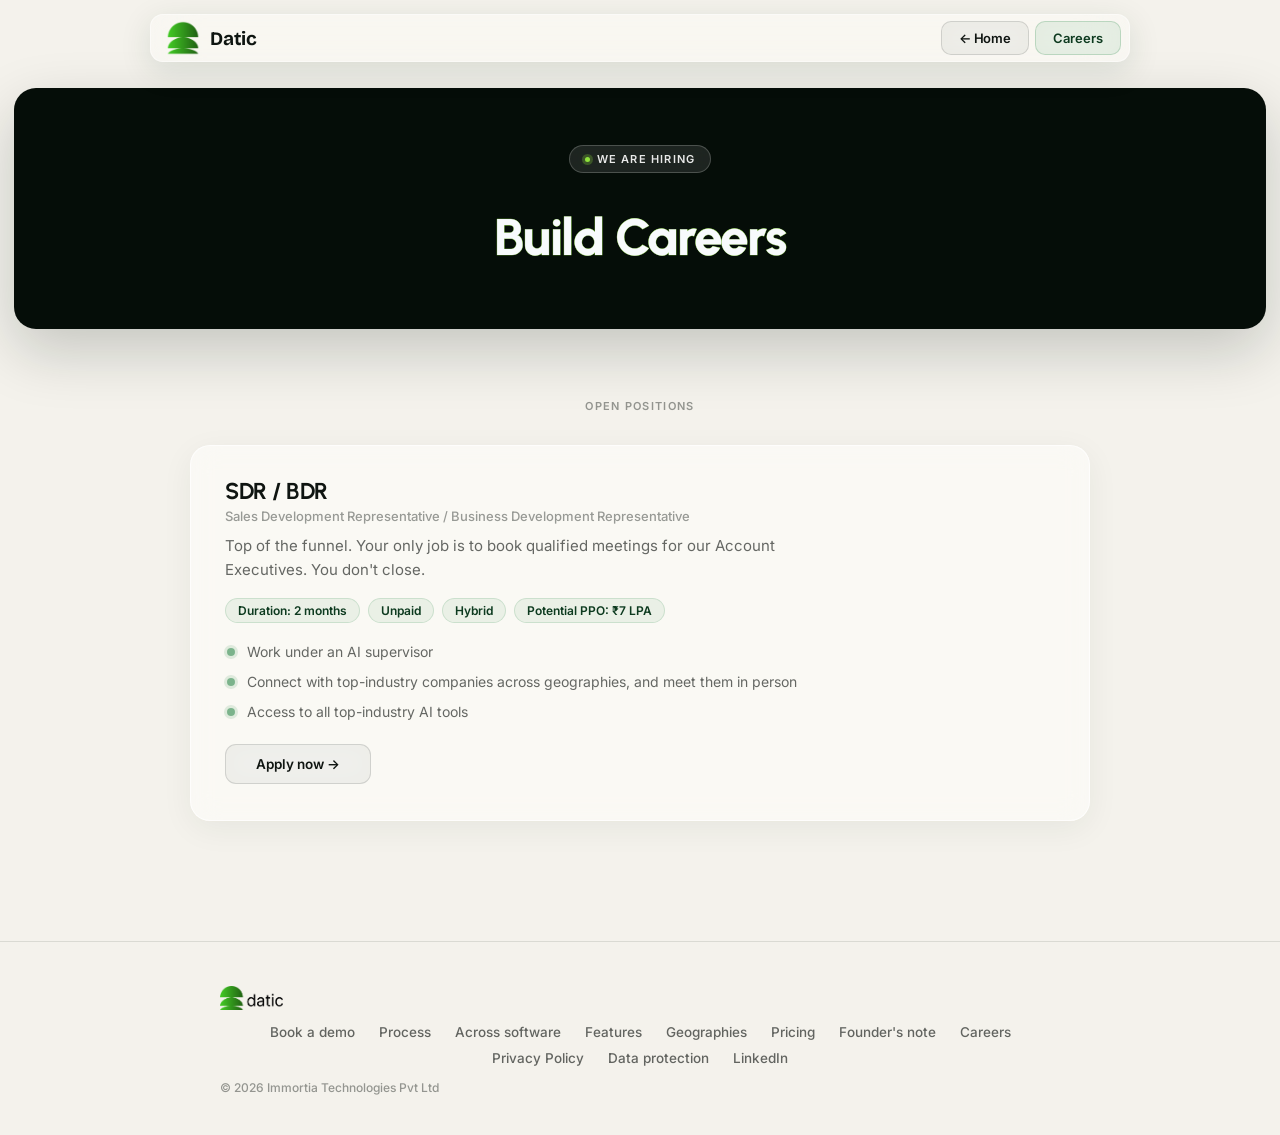
<file: careers.html>
<!DOCTYPE html>
<html lang="en">
<head>
<meta charset="UTF-8" />
<meta name="viewport" content="width=device-width, initial-scale=1.0" />
<title>Careers | Datic Currency</title>
<meta name="description" content="Join Datic Currency - open positions and internships." />
<link rel="preconnect" href="https://fonts.googleapis.com">
<link rel="preconnect" href="https://fonts.gstatic.com" crossorigin>
<link href="https://fonts.googleapis.com/css2?family=Bricolage+Grotesque:wght@400;600;700;800&family=Inter:wght@300;400;500;600;700&family=Urbanist:wght@400;500;600;700;800&display=swap" rel="stylesheet">
<style>
  :root{
    --ink:#0f1511;
    --ink-soft:rgba(15,21,17,0.64);
    --ink-faint:rgba(15,21,17,0.42);
    --paper:#f4f2ec;
    --white:#ffffff;
    --deep:#0d3a1f;
    --green:#127a34;
    --lime:#8fe23c;
    --line:rgba(15,21,17,0.11);
    --sans:'Inter', -apple-system, BlinkMacSystemFont, sans-serif;
    --head-font:'Urbanist', sans-serif;
    --brand-font:'Bricolage Grotesque', 'Urbanist', -apple-system, BlinkMacSystemFont, sans-serif;
  }
  @property --specular-angle{
    syntax:'<angle>';
    initial-value:220deg;
    inherits:false;
  }
  *{box-sizing:border-box; margin:0; padding:0;}
  html{scroll-behavior:smooth;}
  body{
    background:var(--paper);
    color:var(--ink);
    font-family:var(--sans);
    -webkit-font-smoothing:antialiased;
  }
  a{color:inherit; text-decoration:none;}
  ::selection{ background:#8fe23c; color:var(--deep); }

  .wrap{ max-width:900px; margin:0 auto; padding:0 30px; }

  /* ================= NAV ================= */
  .navbar{
    position:fixed; top:14px; left:0; right:0; z-index:90;
    display:flex; justify-content:center; pointer-events:none;
  }
  .nav-card{
    pointer-events:auto;
    width:min(980px, calc(100% - 48px));
    display:flex; align-items:center; justify-content:space-between; gap:10px;
    padding:5px 8px 5px 14px;
    border-radius:13px;
    background:rgba(255,255,255,0.38);
    backdrop-filter:blur(24px) saturate(180%);
    -webkit-backdrop-filter:blur(24px) saturate(180%);
    border:1px solid rgba(255,255,255,0.45);
    box-shadow:0 8px 32px rgba(13,58,31,0.12);
  }
  .nav-brand{ display:flex; align-items:center; gap:9px; }
  .nav-brand img{ height:36px; width:auto; display:block; }
  .nav-brand span{ font-family:var(--brand-font); font-size:19px; font-weight:700; letter-spacing:-0.2px; color:var(--ink); white-space:nowrap; }
  .nav-links{ display:flex; align-items:center; gap:6px; }
  .nav-cta{
    position:relative; overflow:hidden;
    padding:8px 17px; border-radius:10px;
    background:rgba(15,21,17,0.055);
    backdrop-filter:blur(12px); -webkit-backdrop-filter:blur(12px);
    border:1px solid rgba(15,21,17,0.13);
    color:var(--ink); font-size:13px; font-weight:600;
    letter-spacing:-0.05px; white-space:nowrap;
    transition:background .2s ease, border-color .2s ease;
  }
  .nav-cta:hover{ background:rgba(15,21,17,0.10); border-color:rgba(15,21,17,0.22); }
  .nav-cta::before{
    content:''; position:absolute; inset:-1px; border-radius:inherit;
    padding:1px;
    background:conic-gradient(from var(--specular-angle), transparent 0%, rgba(255,255,255,0.65) 4%, transparent 9%, transparent 100%);
    -webkit-mask:linear-gradient(#fff 0 0) content-box, linear-gradient(#fff 0 0);
    -webkit-mask-composite:xor;
    mask:linear-gradient(#fff 0 0) content-box, linear-gradient(#fff 0 0);
    mask-composite:exclude;
    pointer-events:none;
    animation:specular-sweep 5s ease-in-out infinite;
  }
  @keyframes specular-sweep{ 0%{--specular-angle:200deg} 100%{--specular-angle:560deg} }
  .nav-cta--highlight{
    background:rgba(18,122,52,0.09);
    border-color:rgba(18,122,52,0.20);
    color:var(--deep);
  }
  .nav-cta--highlight:hover{
    background:rgba(18,122,52,0.15);
    border-color:rgba(18,122,52,0.32);
  }

  /* ================= HERO ================= */
  .c-hero{
    position:relative; overflow:hidden;
    margin:14px; margin-top:88px;
    border-radius:22px;
    min-height:220px;
    display:flex; align-items:center; justify-content:center;
    background:#050d08;
    border:1px solid rgba(15,21,17,0.16);
    box-shadow:0 22px 60px rgba(12,26,18,0.20);
  }
  .c-hero-inner{ position:relative; z-index:2; text-align:center; padding:56px 30px; }
  .c-eyebrow{
    display:inline-flex; align-items:center; gap:7px;
    padding:6px 15px; border-radius:100px;
    background:rgba(255,255,255,0.10);
    border:1px solid rgba(255,255,255,0.20);
    backdrop-filter:blur(8px); -webkit-backdrop-filter:blur(8px);
    font-size:11px; font-weight:600;
    letter-spacing:1.2px; text-transform:uppercase;
    color:rgba(255,255,255,0.90); margin-bottom:26px;
  }
  .c-eyebrow::before{
    content:''; width:5px; height:5px; border-radius:50%;
    background:var(--lime); box-shadow:0 0 0 3px rgba(143,226,60,0.25);
  }
  .stroke-heading{ display:block; margin:0 auto; }
  .stroke-heading svg{
    display:block; width:100%; max-width:620px; margin:0 auto;
    overflow:visible;
  }
  .stroke-char{
    stroke-dasharray:800;
    stroke-dashoffset:800;
  }
  .stroke-heading.animate .stroke-char{
    animation:stroke-draw 1.8s cubic-bezier(0.22,1,0.36,1) forwards;
  }
  .stroke-fill{ opacity:0; }
  .stroke-heading.animate .stroke-fill{
    animation:stroke-fade 0.8s ease forwards;
    animation-delay:1.4s;
  }
  @keyframes stroke-draw{ to{ stroke-dashoffset:0; } }
  @keyframes stroke-fade{ to{ opacity:1; } }

  /* ================= JOB CARDS ================= */
  .jobs-section{ padding:56px 0 120px; }
  .jobs-section .section-label{
    text-align:center; font-size:11px; font-weight:600;
    letter-spacing:1.3px; text-transform:uppercase;
    color:var(--ink-faint); margin-bottom:32px;
  }
  .job-card{
    background:rgba(255,255,255,0.52);
    backdrop-filter:blur(14px) saturate(160%);
    -webkit-backdrop-filter:blur(14px) saturate(160%);
    border:1px solid rgba(255,255,255,0.68);
    border-radius:20px;
    padding:32px 34px;
    box-shadow:0 8px 32px rgba(13,58,31,0.06);
  }
  .job-card h3{
    font-family:var(--head-font);
    font-size:23px; font-weight:700;
    letter-spacing:-0.5px; line-height:1.15;
    color:var(--ink);
  }
  .job-card .tagline{
    margin-top:10px;
    font-size:15px; line-height:1.6;
    color:var(--ink-soft);
    max-width:560px;
  }
  .job-meta{
    display:flex; flex-wrap:wrap; gap:8px;
    margin-top:16px;
  }
  .job-meta span{
    display:inline-flex; align-items:center;
    padding:4px 12px; border-radius:100px;
    background:rgba(18,122,52,0.07);
    border:1px solid rgba(18,122,52,0.14);
    font-size:12px; font-weight:600;
    color:var(--deep);
  }
  .job-card .job-sub{
    margin-top:4px;
    font-size:13px; font-weight:500;
    color:var(--ink-faint);
  }
  .job-perks{
    list-style:none; margin:18px 0 0; padding:0;
    display:grid; gap:8px;
  }
  .job-perks li{
    position:relative; padding-left:22px;
    font-size:14px; line-height:1.55; color:var(--ink-soft);
  }
  .job-perks li::before{
    content:''; position:absolute; left:2px; top:7px;
    width:8px; height:8px; border-radius:50%;
    background:rgba(18,122,52,0.55);
    box-shadow:0 0 0 3px rgba(18,122,52,0.12);
  }
  .apply-btn{
    position:relative; overflow:hidden;
    display:inline-block; margin-top:22px;
    padding:11px 30px; border-radius:11px;
    background:rgba(15,21,17,0.055);
    backdrop-filter:blur(12px); -webkit-backdrop-filter:blur(12px);
    border:1px solid rgba(15,21,17,0.13);
    color:var(--ink); font-size:13.5px; font-weight:600;
    transition:background .2s ease, border-color .2s ease, transform .2s ease;
  }
  .apply-btn:hover{ background:rgba(15,21,17,0.10); border-color:rgba(15,21,17,0.22); transform:translateY(-1px); }
  .apply-btn::before{
    content:''; position:absolute; inset:-1px; border-radius:inherit;
    padding:1px;
    background:conic-gradient(from var(--specular-angle), transparent 0%, rgba(255,255,255,0.65) 4%, transparent 9%, transparent 100%);
    -webkit-mask:linear-gradient(#fff 0 0) content-box, linear-gradient(#fff 0 0);
    -webkit-mask-composite:xor;
    mask:linear-gradient(#fff 0 0) content-box, linear-gradient(#fff 0 0);
    mask-composite:exclude;
    pointer-events:none;
    animation:specular-sweep 5s ease-in-out infinite;
  }

  /* ================= FOOTER ================= */
  footer{ border-top:1px solid var(--line); padding:44px 0 40px; }
  .foot-row{
    display:flex; align-items:center; justify-content:space-between;
    flex-wrap:wrap; gap:14px;
  }
  .foot-brand{ display:flex; align-items:center; gap:9px; }
  .foot-brand img{ height:20px; }
  .foot-brand span{ font-size:14px; font-weight:600; letter-spacing:-0.1px; }
  .foot-links{ display:flex; gap:24px; font-size:13.5px; font-weight:500; color:var(--ink-soft); }
  .foot-links a:hover{ color:var(--deep); }
  .foot-meta{ font-size:12px; color:var(--ink-faint); font-weight:500; }

  /* ================= RESPONSIVE ================= */
  @media (max-width:620px){
    .wrap{ padding:0 20px; }
    .nav-card{
      width:calc(100% - 12px);
      padding:16px 16px 16px 22px;
      border-radius:18px; gap:8px;
    }
    .nav-brand{ gap:10px; }
    .nav-brand img{ height:42px; }
    .nav-brand span{ font-size:21px; font-weight:700; }
    .nav-cta{ padding:12px 18px; font-size:14px; }
    .c-hero{ margin:10px; margin-top:100px; min-height:160px; border-radius:18px; }
    .c-hero-inner{ padding:36px 20px; }
    .stroke-heading svg{ max-width:300px; }
    .jobs-section{ padding:36px 0 80px; }
    .job-card{ padding:24px 20px; border-radius:16px; }
    .job-card h3{ font-size:20px; }
    .foot-row{ flex-direction:column; justify-content:center; text-align:center; gap:10px; }
  }
  @media (max-width:400px){
    .nav-card{ padding:13px 12px 13px 16px; }
    .nav-brand{ gap:8px; }
    .nav-brand img{ height:36px; }
    .nav-brand span{ font-size:18px; }
    .nav-cta{ padding:10px 15px; font-size:13px; }
  }
  @media (prefers-reduced-motion: reduce){
    *{ transition:none !important; animation:none !important; }
    .stroke-char{ stroke-dashoffset:0 !important; }
    .stroke-fill{ opacity:1 !important; }
  }
</style>
</head>
<body>

<!-- ================= NAV ================= -->
<nav class="navbar">
  <div class="nav-card">
    <a class="nav-brand" href="index.html">
      <img src="logo.png" alt="Datic Currency" />
      <span>Datic</span>
    </a>
    <div class="nav-links">
      <a class="nav-cta" href="index.html">&larr; Home</a>
      <a class="nav-cta nav-cta--highlight" href="careers.html">Careers</a>
    </div>
  </div>
</nav>

<main>

  <!-- ================= HERO ================= -->
  <section class="c-hero">
    <div class="c-hero-inner">
      <span class="c-eyebrow">We are hiring</span>
      <span class="stroke-heading" id="strokeHeading">
        <svg viewBox="0 -130 700 170" preserveAspectRatio="xMidYMid meet" aria-label="Build Careers">
          <text class="stroke-char" x="350" y="0" text-anchor="middle"
            fill="none" stroke="rgba(143,226,60,0.9)" stroke-width="1.4"
            stroke-linejoin="round" stroke-linecap="round"
            style="font-family:'Urbanist',sans-serif; font-size:120px; font-weight:800; letter-spacing:-3px;">
            Build Careers
          </text>
          <text class="stroke-fill" x="350" y="0" text-anchor="middle"
            fill="#f8fafc" stroke="none"
            style="font-family:'Urbanist',sans-serif; font-size:120px; font-weight:800; letter-spacing:-3px;">
            Build Careers
          </text>
        </svg>
      </span>
    </div>
  </section>

  <!-- ================= JOB LISTINGS ================= -->
  <div class="wrap jobs-section">
    <p class="section-label">Open positions</p>

    <div class="job-card">
      <h3>SDR / BDR</h3>
      <p class="job-sub">Sales Development Representative / Business Development Representative</p>
      <p class="tagline">Top of the funnel. Your only job is to book qualified meetings for our Account Executives. You don't close.</p>
      <div class="job-meta">
        <span>Duration: 2 months</span>
        <span>Unpaid</span>
        <span>Hybrid</span>
        <span>Potential PPO: &#8377;7 LPA</span>
      </div>
      <ul class="job-perks">
        <li>Work under an AI supervisor</li>
        <li>Connect with top-industry companies across geographies, and meet them in person</li>
        <li>Access to all top-industry AI tools</li>
      </ul>
      <a class="apply-btn" href="apply.html?role=sdr-bdr">Apply now &rarr;</a>
    </div>
  </div>

</main>

<!-- ================= FOOTER ================= -->
<footer>
  <div class="wrap foot-row">
    <div class="foot-brand"><img src="assets/img/datic-wordmark.png" alt="Datic" style="height:24px" /></div>
    <div class="foot-links" style="flex-wrap:wrap;justify-content:center;row-gap:10px">
      <a href="index.html#book-a-demo">Book a demo</a>
      <a href="index.html#process">Process</a>
      <a href="index.html#software">Across software</a>
      <a href="index.html#features">Features</a>
      <a href="index.html#geographies">Geographies</a>
      <a href="pricing.html">Pricing</a>
      <a href="founders-note.html">Founder's note</a>
      <a href="careers.html">Careers</a>
      <a href="privacy.html">Privacy Policy</a>
      <a href="data-protection.html">Data protection</a>
      <a href="https://www.linkedin.com/company/daticcurrency/" target="_blank" rel="noopener">LinkedIn</a>
    </div>
    <span class="foot-meta">&copy; 2026 Immortia Technologies Pvt Ltd</span>
  </div>
</footer>

<script>
(function(){
  var el = document.getElementById('strokeHeading');
  if(!el) return;
  if(window.matchMedia('(prefers-reduced-motion: reduce)').matches){
    el.classList.add('animate');
    return;
  }
  var io = new IntersectionObserver(function(entries){
    if(entries[0].isIntersecting){
      el.classList.add('animate');
      io.disconnect();
    }
  }, {threshold:0.3});
  io.observe(el);
})();
</script>

</body>
</html>
</file>
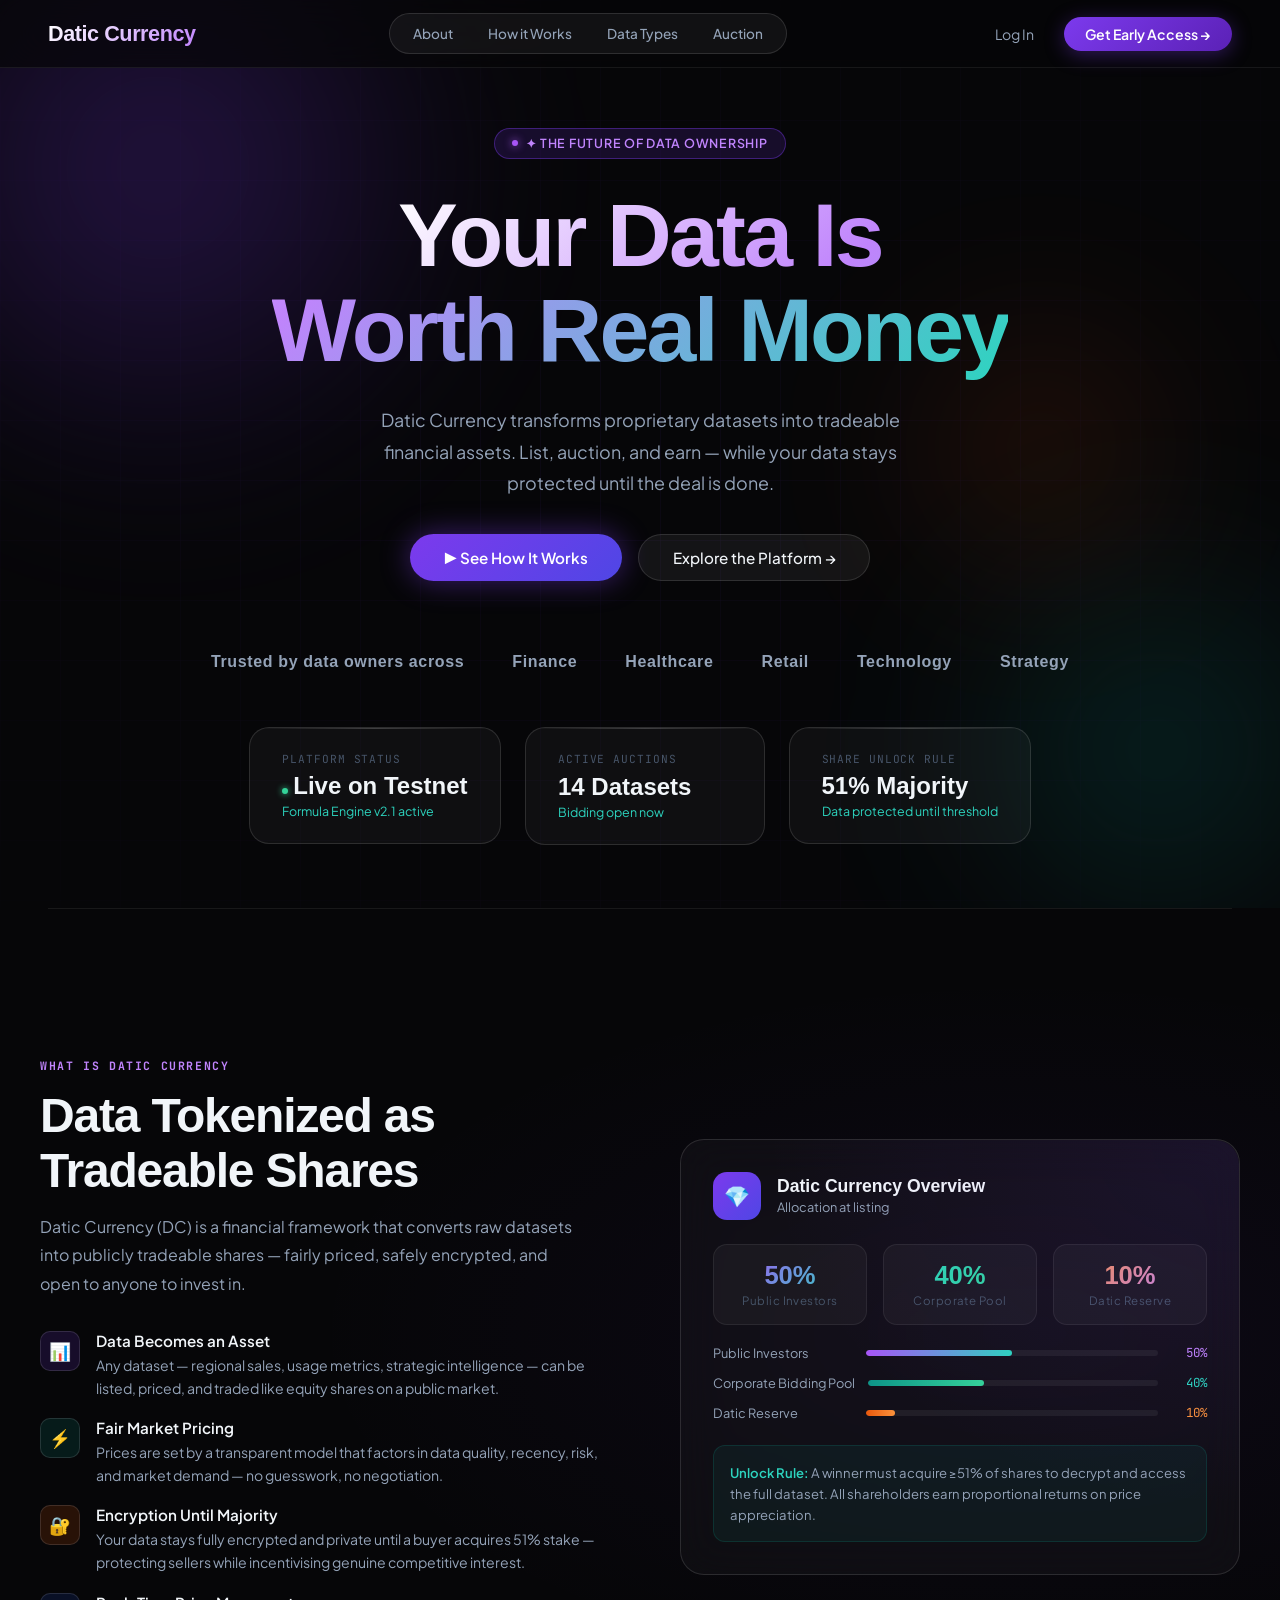
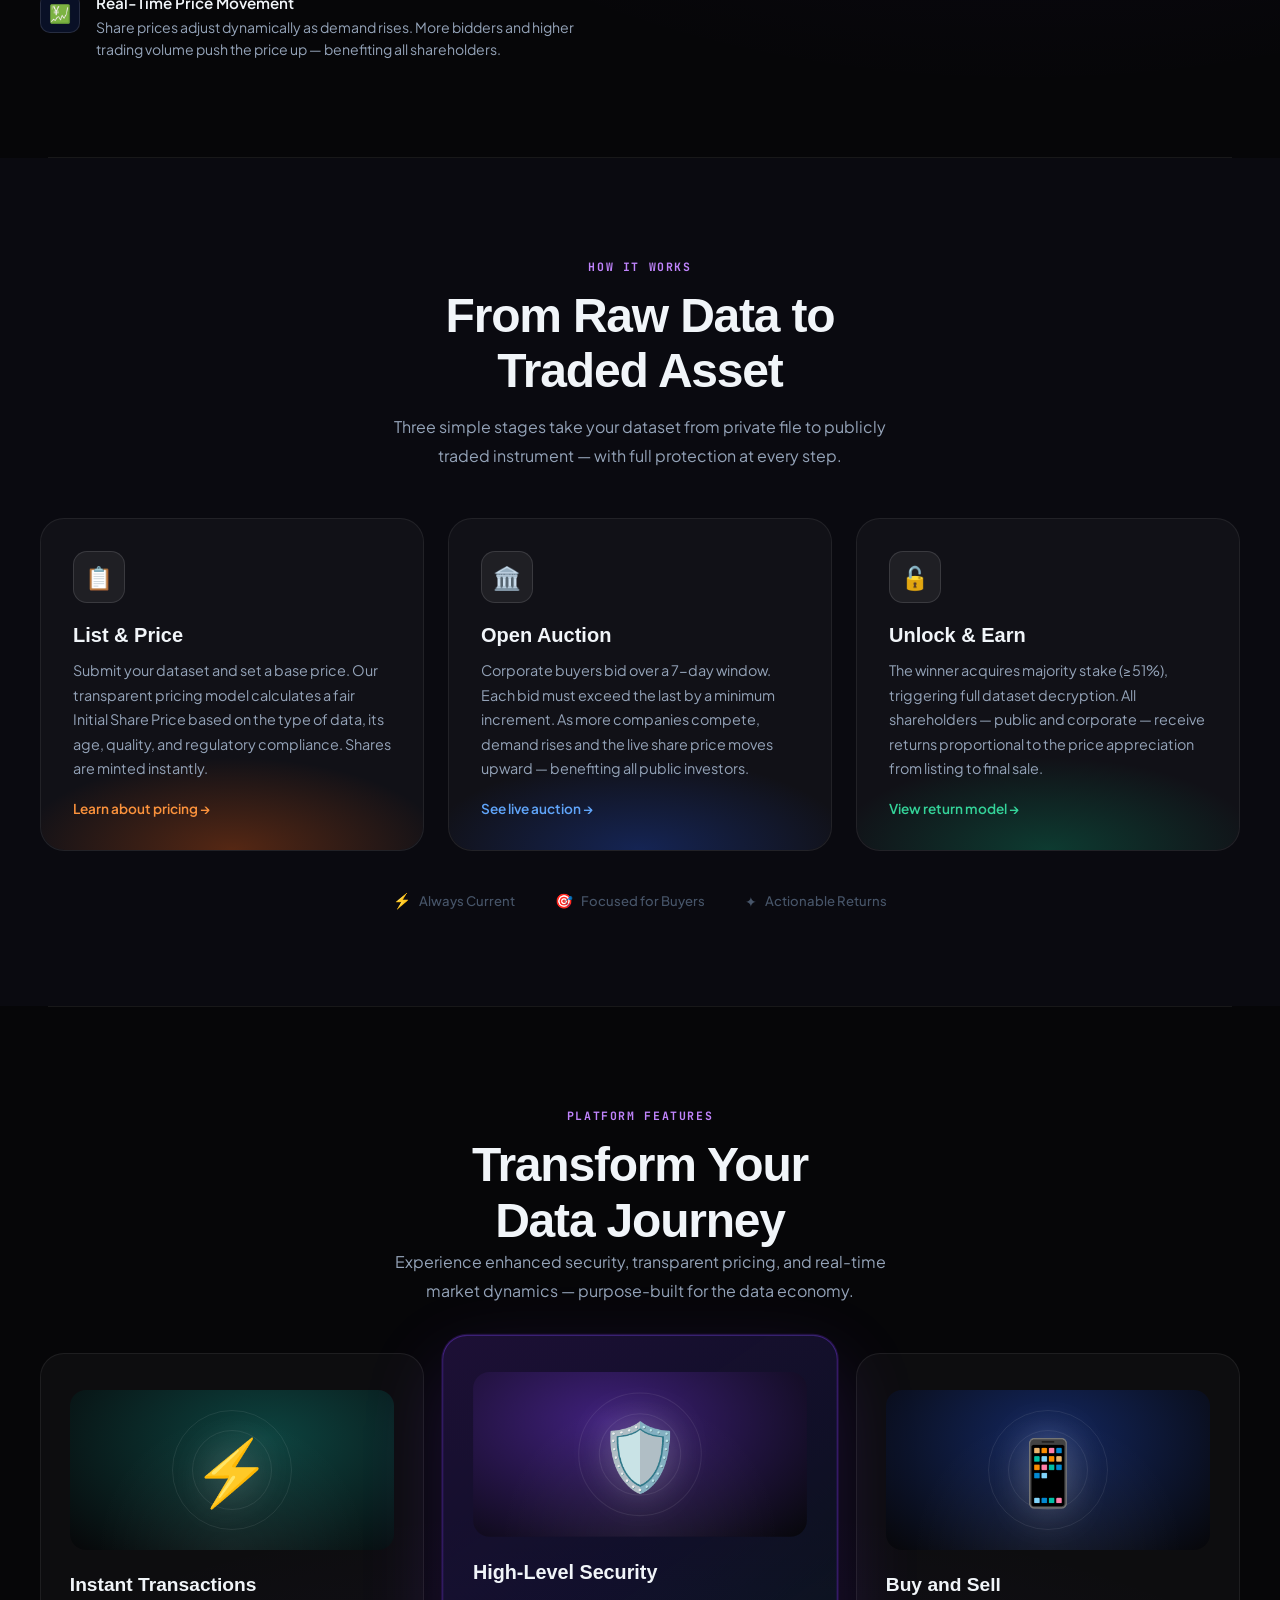
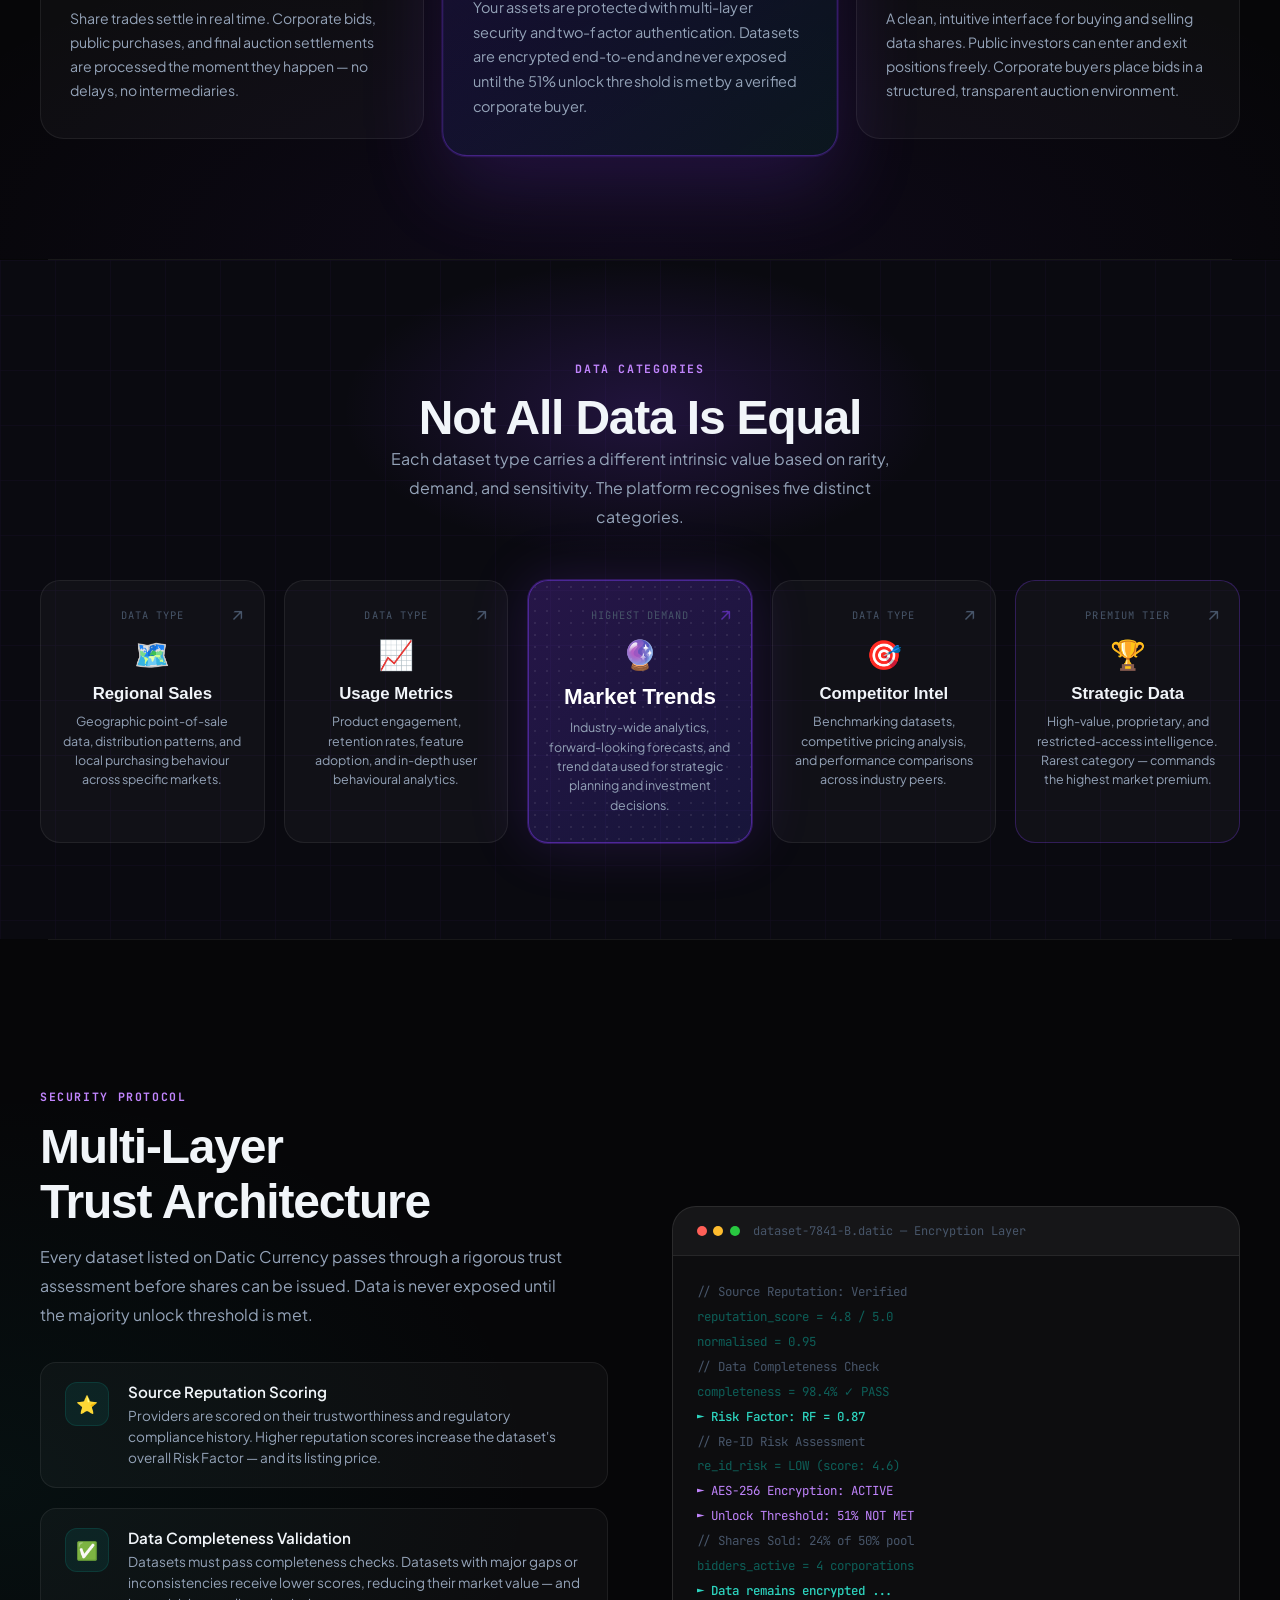
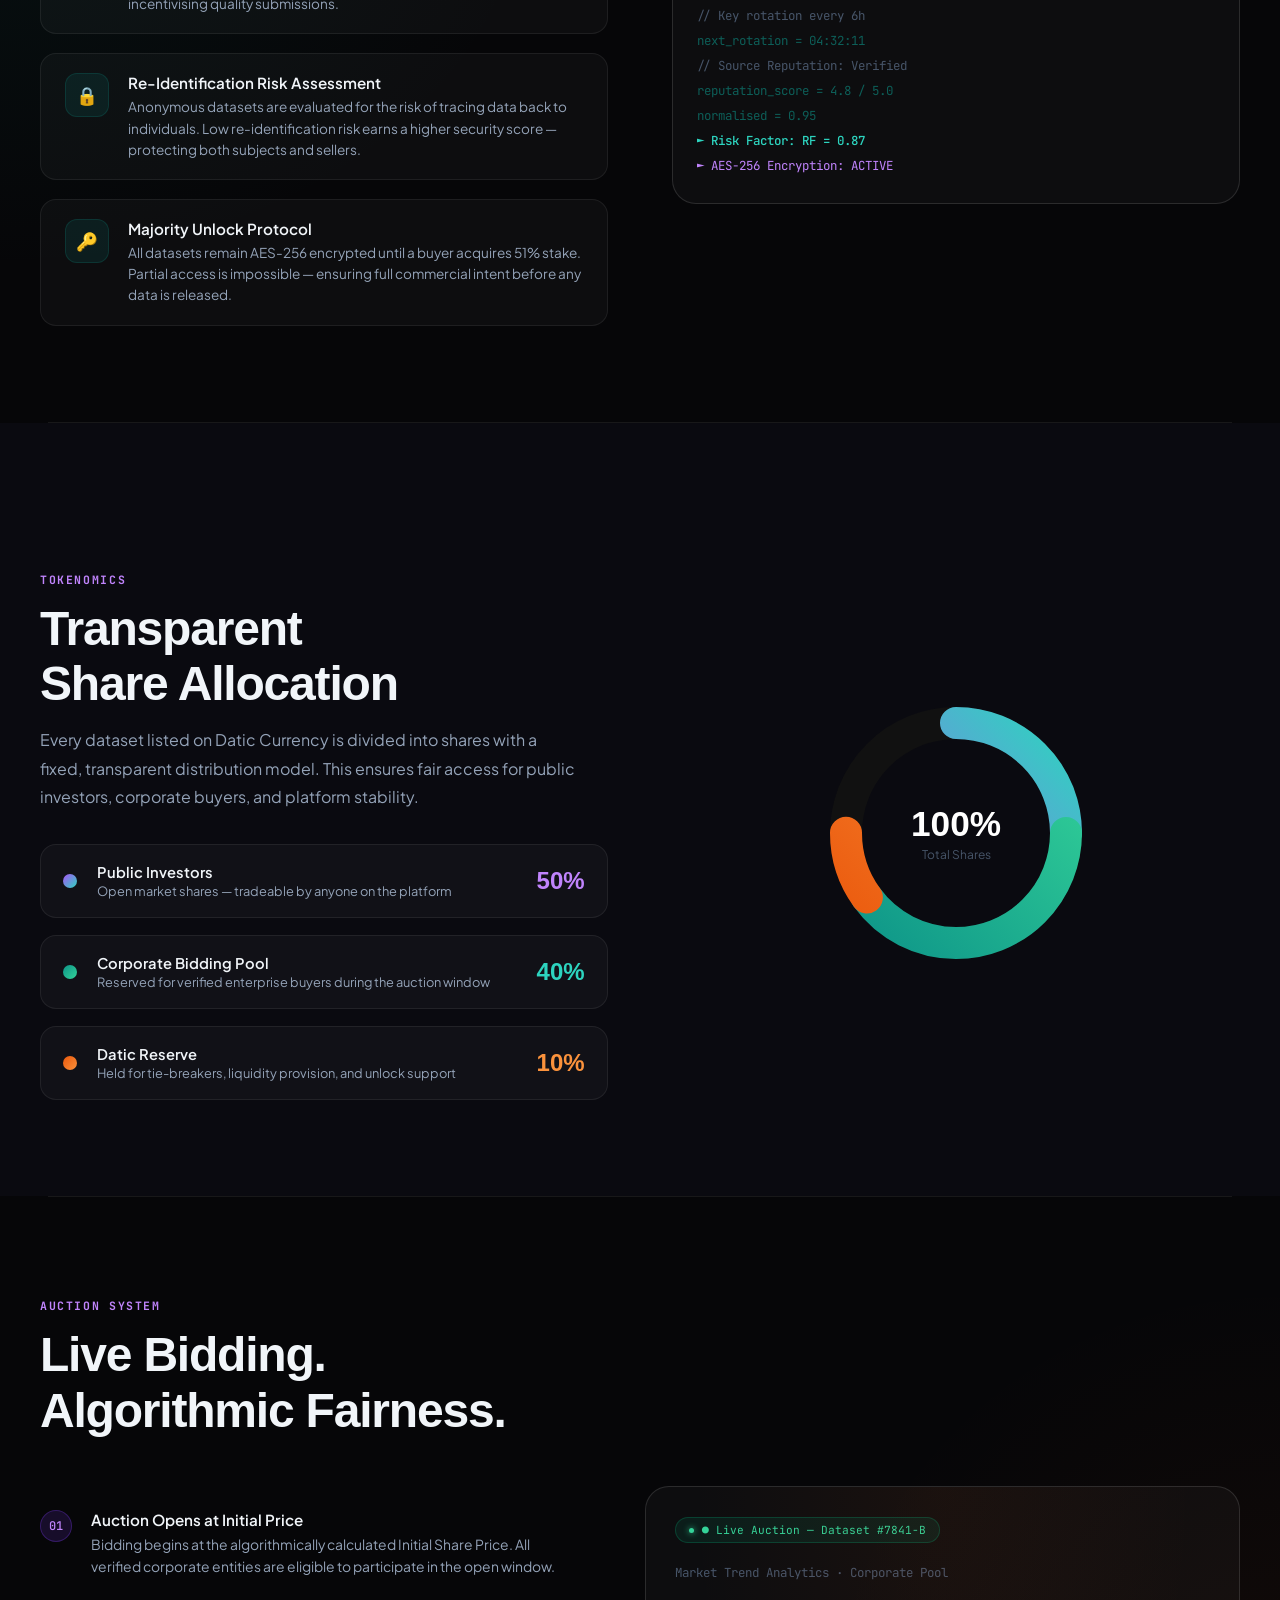
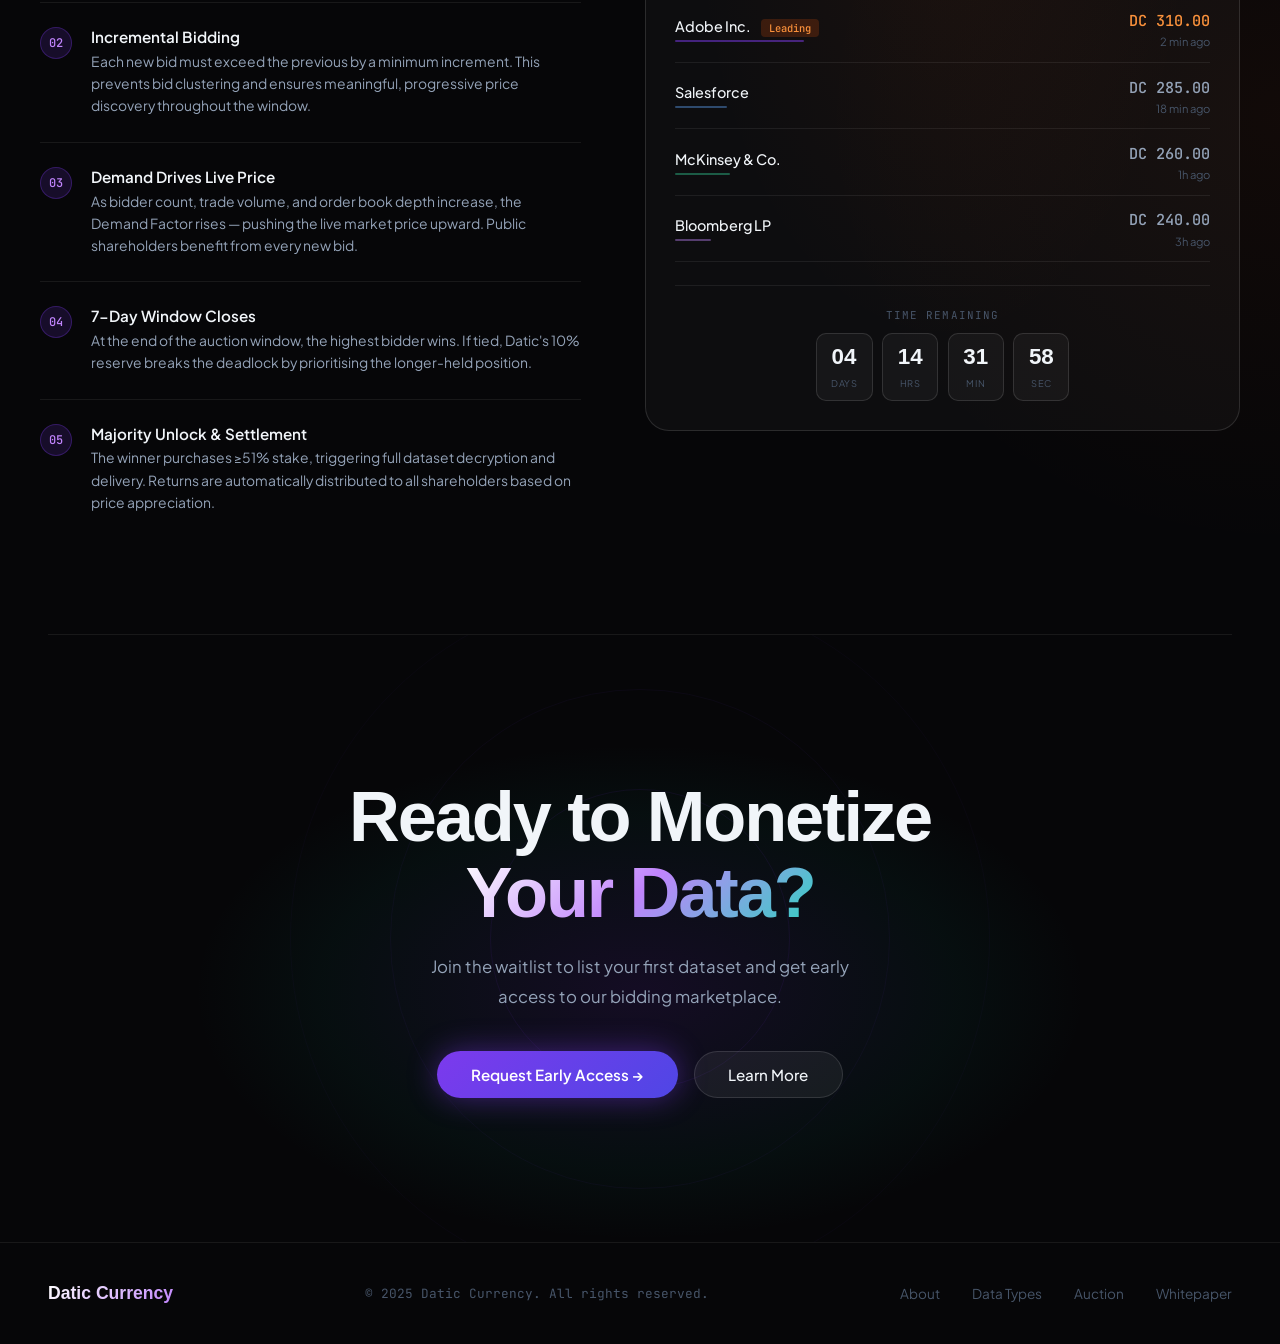
<file: web.html>
<!DOCTYPE html>
<html lang="en">
<head>
<meta charset="UTF-8">
<meta name="viewport" content="width=device-width, initial-scale=1.0">
<title>Datic Currency — Data Is the New Currency</title>
<link rel="preconnect" href="https://fonts.googleapis.com">
<link href="https://fonts.googleapis.com/css2?family=Clash+Display:wght@400;500;600;700&family=Plus+Jakarta+Sans:wght@300;400;500;600;700&family=JetBrains+Mono:wght@400;500&display=swap" rel="stylesheet">
<style>
*, *::before, *::after { margin: 0; padding: 0; box-sizing: border-box; }

:root {
  --bg: #060608;
  --bg2: #0a0a10;
  --card: rgba(255,255,255,0.03);
  --card2: rgba(255,255,255,0.05);
  --purple: #7c3aed;
  --purple2: #a855f7;
  --purple3: #c084fc;
  --teal: #0d9488;
  --teal2: #2dd4bf;
  --green: #059669;
  --green2: #34d399;
  --orange: #ea580c;
  --orange2: #fb923c;
  --blue: #1d4ed8;
  --blue2: #60a5fa;
  --text: #f1f5f9;
  --text2: #94a3b8;
  --text3: #475569;
  --border: rgba(255,255,255,0.07);
  --border2: rgba(255,255,255,0.12);
  --font-head: 'Clash Display', sans-serif;
  --font-body: 'Plus Jakarta Sans', sans-serif;
  --font-mono: 'JetBrains Mono', monospace;
}

html { scroll-behavior: smooth; }
body { background: var(--bg); color: var(--text); font-family: var(--font-body); overflow-x: hidden; }

/* ── SCROLLBAR ── */
::-webkit-scrollbar { width: 4px; }
::-webkit-scrollbar-track { background: var(--bg); }
::-webkit-scrollbar-thumb { background: var(--purple); border-radius: 4px; }

/* ══════════════════════════════════════
   NAV  — ref Image 6
══════════════════════════════════════ */
nav {
  position: fixed; top: 0; left: 0; right: 0; z-index: 200;
  display: flex; align-items: center; justify-content: space-between;
  padding: 0 3rem; height: 68px;
  background: rgba(6,6,8,0.7);
  backdrop-filter: blur(24px);
  border-bottom: 1px solid var(--border);
}
.nav-logo {
  font-family: var(--font-head); font-size: 1.35rem; font-weight: 700;
  background: linear-gradient(135deg, #fff 0%, var(--purple3) 100%);
  -webkit-background-clip: text; -webkit-text-fill-color: transparent;
  letter-spacing: -0.02em;
}
/* pill nav group — ref Image 6 center nav */
.nav-pill {
  display: flex; align-items: center; gap: 0;
  background: rgba(255,255,255,0.05);
  border: 1px solid var(--border2);
  border-radius: 50px; padding: 5px;
}
.nav-pill a {
  color: var(--text2); text-decoration: none; font-size: .85rem;
  padding: .4rem 1.1rem; border-radius: 50px;
  transition: all .25s; font-weight: 500;
}
.nav-pill a.active, .nav-pill a:hover {
  background: rgba(255,255,255,0.1); color: var(--text);
}
.nav-pill a.active { background: rgba(124,58,237,0.3); color: #c084fc; }
.nav-right { display: flex; align-items: center; gap: 1rem; }
.nav-btn-ghost { color: var(--text2); background: none; border: none; font-size: .88rem; cursor: pointer; font-family: var(--font-body); padding: .45rem .9rem; border-radius: 50px; transition: color .2s; }
.nav-btn-ghost:hover { color: var(--text); }
.nav-btn-solid {
  background: linear-gradient(135deg, var(--purple), #5b21b6);
  color: #fff; border: none; cursor: pointer;
  font-family: var(--font-body); font-size: .88rem; font-weight: 600;
  padding: .5rem 1.3rem; border-radius: 50px;
  transition: all .3s; box-shadow: 0 4px 20px rgba(124,58,237,0.35);
}
.nav-btn-solid:hover { transform: translateY(-1px); box-shadow: 0 8px 30px rgba(124,58,237,0.5); }

/* ══════════════════════════════════════
   HERO — ref Image 5 + Image 6
══════════════════════════════════════ */
#hero {
  position: relative; min-height: 100vh;
  display: flex; flex-direction: column; align-items: center; justify-content: center;
  padding: 8rem 2rem 4rem; text-align: center; overflow: hidden;
}
/* orb glows — ref Image 5 */
.orb {
  position: absolute; border-radius: 50%;
  pointer-events: none; filter: blur(80px); opacity: .55;
}
.orb-purple { width: 700px; height: 700px; background: radial-gradient(circle, rgba(124,58,237,0.5) 0%, transparent 70%); top: -20%; left: -15%; animation: orbFloat 10s ease-in-out infinite; }
.orb-teal   { width: 500px; height: 500px; background: radial-gradient(circle, rgba(13,148,136,0.4) 0%, transparent 70%); bottom: -10%; right: -10%; animation: orbFloat 14s ease-in-out infinite reverse; }
.orb-orange { width: 350px; height: 350px; background: radial-gradient(circle, rgba(234,88,12,0.3) 0%, transparent 70%); top: 30%; right: 5%; animation: orbFloat 8s ease-in-out infinite; }
@keyframes orbFloat { 0%,100% { transform: translate(0,0) scale(1); } 50% { transform: translate(30px,-30px) scale(1.08); } }

/* grid background — ref Image 3 */
.hero-grid {
  position: absolute; inset: 0; pointer-events: none; opacity: .12;
  background-image:
    linear-gradient(rgba(124,58,237,0.4) 1px, transparent 1px),
    linear-gradient(90deg, rgba(124,58,237,0.4) 1px, transparent 1px);
  background-size: 60px 60px;
  mask-image: radial-gradient(ellipse 80% 80% at 50% 50%, black 0%, transparent 100%);
}
.hero-badge {
  display: inline-flex; align-items: center; gap: .5rem;
  background: rgba(124,58,237,0.15); border: 1px solid rgba(124,58,237,0.4);
  padding: .4rem 1.1rem; border-radius: 50px;
  font-size: .78rem; font-weight: 600; letter-spacing: .06em; text-transform: uppercase;
  color: var(--purple3); margin-bottom: 1.8rem;
  animation: fadeUp .7s ease both;
}
.hero-badge::before { content: ''; width: 6px; height: 6px; border-radius: 50%; background: var(--purple2); box-shadow: 0 0 8px var(--purple2); }
.hero-h1 {
  font-family: var(--font-head); font-size: clamp(3rem, 7vw, 6.2rem);
  font-weight: 700; line-height: 1.06; letter-spacing: -0.03em;
  max-width: 820px; margin: 0 auto .3em;
  animation: fadeUp .8s .1s ease both;
}
.hero-h1 .grad {
  background: linear-gradient(135deg, #fff 0%, var(--purple3) 40%, var(--teal2) 100%);
  -webkit-background-clip: text; -webkit-text-fill-color: transparent;
}
.hero-sub {
  font-size: 1.12rem; line-height: 1.75; color: var(--text2); font-weight: 400;
  max-width: 560px; margin: 0 auto 2.2rem;
  animation: fadeUp .9s .2s ease both;
}
.hero-ctas {
  display: flex; gap: 1rem; justify-content: center; flex-wrap: wrap;
  animation: fadeUp 1s .35s ease both;
}
.btn-primary {
  background: linear-gradient(135deg, var(--purple), #4f46e5);
  color: #fff; border: none; cursor: pointer;
  font-family: var(--font-body); font-size: .95rem; font-weight: 600;
  padding: .82rem 2.1rem; border-radius: 50px; text-decoration: none;
  box-shadow: 0 0 30px rgba(124,58,237,0.45);
  transition: all .3s; display: inline-flex; align-items: center; gap: .5rem;
}
.btn-primary:hover { transform: translateY(-2px); box-shadow: 0 4px 40px rgba(124,58,237,0.6); }
.btn-secondary {
  background: rgba(255,255,255,0.06); border: 1px solid var(--border2);
  color: var(--text); font-family: var(--font-body); font-size: .95rem; font-weight: 500;
  padding: .82rem 2.1rem; border-radius: 50px; text-decoration: none; cursor: pointer;
  transition: all .3s; display: inline-flex; align-items: center; gap: .5rem;
}
.btn-secondary:hover { background: rgba(255,255,255,0.1); border-color: rgba(255,255,255,0.2); }

/* logo bar — ref Image 5 */
.logo-bar {
  display: flex; align-items: center; justify-content: center; gap: 3rem;
  margin-top: 4.5rem; opacity: .35; flex-wrap: wrap;
  animation: fadeUp 1s .6s ease both;
}
.logo-bar span { font-family: var(--font-head); font-size: 1rem; font-weight: 600; letter-spacing: .04em; color: var(--text2); }

/* hero UI cards — ref Image 5 bottom */
.hero-cards {
  display: flex; gap: 1.5rem; margin-top: 3.5rem; justify-content: center; flex-wrap: wrap;
  animation: fadeUp 1s .5s ease both;
}
.hero-card {
  background: rgba(255,255,255,0.04); border: 1px solid var(--border2);
  border-radius: 20px; padding: 1.5rem 2rem; min-width: 240px;
  backdrop-filter: blur(20px); position: relative; overflow: hidden;
  text-align: left;
}
.hero-card::before {
  content: ''; position: absolute; top: 0; left: 0; right: 0; height: 1px;
  background: linear-gradient(90deg, transparent, rgba(255,255,255,0.2), transparent);
}
.hc-label { font-size: .7rem; color: var(--text3); font-family: var(--font-mono); letter-spacing: .08em; text-transform: uppercase; margin-bottom: .4rem; }
.hc-value { font-family: var(--font-head); font-size: 1.5rem; font-weight: 700; color: var(--text); }
.hc-sub { font-size: .78rem; color: var(--teal2); margin-top: .2rem; }
.hc-dot { display: inline-block; width: 6px; height: 6px; border-radius: 50%; background: var(--green2); margin-right: .3rem; box-shadow: 0 0 6px var(--green2); animation: blink 2s infinite; }
@keyframes blink { 0%,100%{opacity:1}50%{opacity:.2} }

@keyframes fadeUp { from { opacity: 0; transform: translateY(28px); } to { opacity: 1; transform: translateY(0); } }

/* ══════════════════════════════════════
   SHARED LAYOUT
══════════════════════════════════════ */
section { padding: 6rem 2rem; position: relative; }
.container { max-width: 1200px; margin: 0 auto; }
.section-eyebrow {
  display: inline-block; font-size: .72rem; font-weight: 700;
  letter-spacing: .14em; text-transform: uppercase; color: var(--purple3);
  margin-bottom: .9rem; font-family: var(--font-mono);
}
.section-h2 {
  font-family: var(--font-head); font-size: clamp(2rem,4vw,3rem);
  font-weight: 700; line-height: 1.15; letter-spacing: -0.025em;
}
.section-sub {
  color: var(--text2); font-size: 1rem; line-height: 1.8; font-weight: 400;
  max-width: 540px; margin-top: .9rem;
}
.reveal { opacity: 0; transform: translateY(32px); transition: opacity .7s ease, transform .7s ease; }
.reveal.visible { opacity: 1; transform: translateY(0); }
.reveal-delay-1 { transition-delay: .1s; }
.reveal-delay-2 { transition-delay: .2s; }
.reveal-delay-3 { transition-delay: .3s; }
.reveal-delay-4 { transition-delay: .4s; }

hr.divider { border: none; border-top: 1px solid var(--border); margin: 0 3rem; }

/* ══════════════════════════════════════
   SECTION 1: WHAT IS DATIC  — left text, right card
══════════════════════════════════════ */
#what {
  background: radial-gradient(ellipse 80% 60% at 80% 50%, rgba(124,58,237,0.06) 0%, transparent 70%);
}
.two-col { display: grid; grid-template-columns: 1fr 1fr; gap: 5rem; align-items: center; margin-top: 3rem; }
.feat-list { display: flex; flex-direction: column; gap: 1.2rem; margin-top: 2rem; }
.feat-item { display: flex; gap: 1rem; align-items: flex-start; }
.feat-icon {
  width: 40px; height: 40px; border-radius: 10px; flex-shrink: 0;
  display: flex; align-items: center; justify-content: center; font-size: 1.1rem;
  border: 1px solid var(--border2);
}
.fi-purple { background: rgba(124,58,237,0.15); }
.fi-teal   { background: rgba(13,148,136,0.15); }
.fi-orange { background: rgba(234,88,12,0.15); }
.fi-blue   { background: rgba(29,78,216,0.15); }
.feat-item h4 { font-size: .95rem; font-weight: 600; margin-bottom: .25rem; }
.feat-item p  { font-size: .88rem; color: var(--text2); line-height: 1.6; }

/* big glass card right side */
.glass-card {
  background: rgba(255,255,255,0.03);
  border: 1px solid var(--border2);
  border-radius: 24px; padding: 2rem;
  backdrop-filter: blur(20px); position: relative; overflow: hidden;
}
.glass-card::before {
  content: ''; position: absolute; inset: 0; border-radius: 24px;
  background: radial-gradient(ellipse at top right, rgba(124,58,237,0.1) 0%, transparent 60%);
  pointer-events: none;
}
.gc-header { display: flex; align-items: center; gap: 1rem; margin-bottom: 1.5rem; }
.gc-icon-wrap { width: 48px; height: 48px; border-radius: 14px; background: linear-gradient(135deg, var(--purple), #4f46e5); display: flex; align-items: center; justify-content: center; font-size: 1.3rem; }
.gc-title { font-family: var(--font-head); font-size: 1.1rem; font-weight: 600; }
.gc-sub   { font-size: .8rem; color: var(--text2); margin-top: .1rem; }
.stat-row { display: flex; gap: 1rem; margin-bottom: 1.2rem; }
.stat-box {
  flex: 1; background: rgba(255,255,255,0.04); border: 1px solid var(--border); border-radius: 14px;
  padding: 1rem; text-align: center;
}
.sb-num { font-family: var(--font-head); font-size: 1.6rem; font-weight: 700; }
.sb-label { font-size: .72rem; color: var(--text3); margin-top: .2rem; letter-spacing: .04em; }
.share-bars { display: flex; flex-direction: column; gap: .8rem; margin-top: 1rem; }
.share-bar-row { display: flex; align-items: center; gap .7rem; }
.sb-row-label { font-size: .8rem; color: var(--text2); min-width: 140px; }
.sb-track { flex: 1; height: 6px; background: rgba(255,255,255,0.06); border-radius: 3px; overflow: hidden; }
.sb-fill { height: 100%; border-radius: 3px; }
.sb-pct { font-family: var(--font-mono); font-size: .78rem; min-width: 36px; text-align: right; }

/* ══════════════════════════════════════
   SECTION 2: HOW IT WORKS — ref Image 4 cards with bottom glow
══════════════════════════════════════ */
#how { background: var(--bg2); }
.cards-center-heading { text-align: center; margin-bottom: 3rem; }
.cards-center-heading .section-sub { margin: .9rem auto 0; }
/* three-card row with bottom glow */
.glow-cards { display: grid; grid-template-columns: repeat(3,1fr); gap: 1.5rem; }
.glow-card {
  position: relative; border-radius: 24px; padding: 2rem;
  background: rgba(255,255,255,0.03); border: 1px solid var(--border);
  overflow: hidden; transition: transform .35s, border-color .35s;
}
.glow-card:hover { transform: translateY(-6px); border-color: var(--border2); }
/* bottom color glow — EXACTLY ref Image 4 */
.glow-card::after {
  content: ''; position: absolute; bottom: 0; left: 0; right: 0;
  height: 220px; border-radius: 0 0 24px 24px; pointer-events: none;
  opacity: .7; transition: opacity .35s;
}
.glow-card:hover::after { opacity: 1; }
.gc-orange::after { background: radial-gradient(ellipse 80% 60% at 50% 100%, rgba(234,88,12,0.45) 0%, transparent 70%); }
.gc-blue::after   { background: radial-gradient(ellipse 80% 60% at 50% 100%, rgba(29,78,216,0.45) 0%, transparent 70%); }
.gc-green::after  { background: radial-gradient(ellipse 80% 60% at 50% 100%, rgba(5,150,105,0.45) 0%, transparent 70%); }
.glow-card-icon {
  width: 52px; height: 52px; border-radius: 14px;
  background: rgba(255,255,255,0.06); border: 1px solid var(--border2);
  display: flex; align-items: center; justify-content: center;
  font-size: 1.4rem; margin-bottom: 1.3rem; position: relative; z-index: 1;
}
.glow-card h3 { font-family: var(--font-head); font-size: 1.25rem; font-weight: 600; margin-bottom: .7rem; position: relative; z-index: 1; }
.glow-card p  { color: var(--text2); font-size: .9rem; line-height: 1.7; position: relative; z-index: 1; }
.glow-card-link { display: inline-flex; align-items: center; gap: .4rem; font-size: .85rem; font-weight: 600; margin-top: 1.2rem; position: relative; z-index: 1; text-decoration: none; transition: gap .2s; }
.glow-card-link:hover { gap: .7rem; }
.gc-orange .glow-card-link { color: var(--orange2); }
.gc-blue   .glow-card-link { color: var(--blue2); }
.gc-green  .glow-card-link { color: var(--green2); }
/* bottom bar icons ref Image 4 */
.bottom-badges { display: flex; gap: 2.5rem; margin-top: 2.5rem; justify-content: center; }
.bb-item { display: flex; align-items: center; gap: .5rem; color: var(--text3); font-size: .82rem; font-weight: 500; }
.bb-icon { font-size: .9rem; }

/* ══════════════════════════════════════
   SECTION 3: TRANSFORM — ref Image 2 feature cards
══════════════════════════════════════ */
#transform {
  background: radial-gradient(ellipse 90% 60% at 50% 100%, rgba(124,58,237,0.08) 0%, transparent 70%);
  text-align: center;
}
/* three cards carousel style — ref Image 2 center card raised */
.feature-cards {
  display: grid; grid-template-columns: repeat(3, 1fr);
  gap: 1.5rem; align-items: start; margin-top: 3rem;
}
.feature-card {
  border-radius: 24px; padding: 2.2rem 1.8rem; position: relative; overflow: hidden;
  border: 1px solid var(--border); background: rgba(255,255,255,0.03);
  transition: transform .4s, box-shadow .4s;
  text-align: left;
}
/* center card raised and highlighted — ref Image 2 center */
.feature-card.featured {
  background: linear-gradient(145deg, rgba(124,58,237,0.2) 0%, rgba(79,70,229,0.15) 50%, rgba(13,148,136,0.1) 100%);
  border-color: rgba(124,58,237,0.4);
  transform: translateY(-12px) scale(1.03);
  box-shadow: 0 30px 80px rgba(124,58,237,0.2), 0 0 0 1px rgba(124,58,237,0.2);
}
.feature-card.featured:hover { transform: translateY(-18px) scale(1.04); }
.feature-card:not(.featured):hover { transform: translateY(-6px); }
/* 3D icon area — ref Image 2 shield/phone icons */
.fc-icon-area {
  width: 100%; height: 160px; border-radius: 16px;
  display: flex; align-items: center; justify-content: center;
  font-size: 4rem; margin-bottom: 1.5rem;
  position: relative; overflow: hidden;
}
.fci-purple { background: radial-gradient(ellipse at 40% 30%, rgba(124,58,237,0.4) 0%, rgba(6,6,8,0.9) 100%); }
.fci-teal   { background: radial-gradient(ellipse at 60% 30%, rgba(13,148,136,0.4) 0%, rgba(6,6,8,0.9) 100%); }
.fci-blue   { background: radial-gradient(ellipse at 50% 30%, rgba(29,78,216,0.4) 0%, rgba(6,6,8,0.9) 100%); }
.fc-icon-area::before {
  content: ''; position: absolute; inset: 0;
  background: radial-gradient(circle at 50% 100%, rgba(255,255,255,0.05) 0%, transparent 60%);
}
.fc-icon-ring {
  position: absolute; width: 120px; height: 120px; border-radius: 50%;
  border: 1px solid rgba(255,255,255,0.08);
  animation: spin 20s linear infinite;
}
.fc-icon-ring-2 {
  width: 80px; height: 80px;
  animation: spin 12s linear infinite reverse;
}
@keyframes spin { from{transform:rotate(0deg)} to{transform:rotate(360deg)} }
.fc-emoji { position: relative; z-index: 1; filter: drop-shadow(0 0 20px rgba(255,255,255,0.3)); }
.feature-card h3 { font-family: var(--font-head); font-size: 1.2rem; font-weight: 600; margin-bottom: .7rem; }
.feature-card p  { color: var(--text2); font-size: .88rem; line-height: 1.7; }

/* ══════════════════════════════════════
   SECTION 4: DATA TYPES — ref Image 3 grid layout
══════════════════════════════════════ */
#data-types {
  background: var(--bg2);
  position: relative; overflow: hidden;
}
/* grid bg — ref Image 3 */
#data-types::before {
  content: ''; position: absolute; inset: 0; pointer-events: none; opacity: .07;
  background-image:
    linear-gradient(rgba(124,58,237,0.6) 1px, transparent 1px),
    linear-gradient(90deg, rgba(124,58,237,0.6) 1px, transparent 1px);
  background-size: 55px 55px;
}
/* purple spotlight — ref Image 3 center glow */
#data-types::after {
  content: ''; position: absolute; top: 0; left: 50%; transform: translateX(-50%);
  width: 600px; height: 300px;
  background: radial-gradient(ellipse, rgba(124,58,237,0.2) 0%, transparent 70%);
  pointer-events: none;
}
.dt-header { text-align: center; position: relative; z-index: 1; }
/* center + surrounding layout — ref Image 3 */
.dt-grid {
  display: grid;
  grid-template-columns: repeat(5, 1fr);
  gap: 1.2rem; margin-top: 3rem; position: relative; z-index: 1;
  align-items: stretch;
}
.dt-card {
  border-radius: 20px; padding: 1.7rem 1.3rem; text-align: center;
  background: rgba(255,255,255,0.03); border: 1px solid var(--border);
  position: relative; overflow: hidden; transition: all .4s; cursor: default;
}
.dt-card:hover { transform: translateY(-5px); border-color: rgba(124,58,237,0.4); }
/* arrow icon — ref Image 3 */
.dt-arrow {
  position: absolute; top: 1.2rem; right: 1.2rem; color: var(--text3);
  font-size: 1.2rem; transition: all .3s;
}
.dt-card:hover .dt-arrow { color: var(--purple3); transform: translate(2px,-2px); }
.dt-card-label { font-size: .65rem; font-family: var(--font-mono); color: var(--text3); letter-spacing: .1em; text-transform: uppercase; margin-bottom: .8rem; }
.dt-card-name { font-family: var(--font-head); font-size: 1.05rem; font-weight: 700; margin-bottom: .5rem; }
.dt-card-desc { font-size: .78rem; color: var(--text2); line-height: 1.55; }
/* center card spotlight — ref Image 3 center "Hierarchy" style */
.dt-card.spotlight {
  background: linear-gradient(145deg, rgba(124,58,237,0.25) 0%, rgba(79,70,229,0.2) 100%);
  border-color: rgba(124,58,237,0.5);
  box-shadow: 0 0 60px rgba(124,58,237,0.2), 0 0 0 1px rgba(124,58,237,0.3);
}
.dt-card.spotlight .dt-card-name { font-size: 1.4rem; color: #fff; }
.dt-card.spotlight .dt-arrow { color: rgba(124,58,237,0.8); }
/* speckle texture on spotlight — ref Image 3 */
.dt-card.spotlight::before {
  content: ''; position: absolute; inset: 0; border-radius: 20px;
  background-image: radial-gradient(circle, rgba(255,255,255,0.08) 1px, transparent 1px);
  background-size: 12px 12px; pointer-events: none;
}
/* emoji icon on dt cards */
.dt-emoji { font-size: 1.8rem; margin-bottom: .8rem; display: block; }

/* ══════════════════════════════════════
   SECTION 5: SECURITY — ref Image 1 dashboard layout
══════════════════════════════════════ */
#security {
  background: radial-gradient(ellipse 70% 60% at 0% 50%, rgba(13,148,136,0.07) 0%, transparent 60%);
}
.security-layout { display: grid; grid-template-columns: 1fr 1fr; gap: 4rem; align-items: center; margin-top: 3rem; }
/* encrypt panel — like a terminal/dashboard card */
.encrypt-panel {
  background: rgba(255,255,255,0.03); border: 1px solid var(--border2);
  border-radius: 24px; overflow: hidden;
}
.ep-header {
  background: rgba(255,255,255,0.04); padding: 1rem 1.5rem;
  border-bottom: 1px solid var(--border); display: flex; align-items: center; gap: .8rem;
}
.ep-dots { display: flex; gap: .4rem; }
.ep-dot { width: 10px; height: 10px; border-radius: 50%; }
.ep-body { padding: 1.5rem; font-family: var(--font-mono); font-size: .78rem; line-height: 2; }
.ep-line { color: rgba(13,148,136,0.6); }
.ep-active { color: var(--teal2); font-weight: 500; }
.ep-comment { color: var(--text3); }
.ep-lock { color: var(--purple3); }
.sec-features { display: flex; flex-direction: column; gap: 1.2rem; }
.sec-feat {
  display: flex; gap: 1.2rem; align-items: flex-start;
  background: rgba(255,255,255,0.03); border: 1px solid var(--border);
  border-radius: 16px; padding: 1.2rem 1.5rem;
  transition: border-color .3s;
}
.sec-feat:hover { border-color: rgba(13,148,136,0.3); }
.sf-icon {
  width: 44px; height: 44px; border-radius: 12px; flex-shrink: 0;
  display: flex; align-items: center; justify-content: center; font-size: 1.1rem;
  background: rgba(13,148,136,0.12); border: 1px solid rgba(13,148,136,0.2);
}
.sf-title { font-weight: 600; font-size: .95rem; margin-bottom: .25rem; }
.sf-desc  { color: var(--text2); font-size: .85rem; line-height: 1.55; }

/* ══════════════════════════════════════
   SECTION 6: SHARE DISTRIBUTION — tokenomics
══════════════════════════════════════ */
#shares { background: var(--bg2); }
.shares-layout { display: grid; grid-template-columns: 1fr 1fr; gap: 4rem; align-items: center; margin-top: 3rem; }
.donut-container { position: relative; display: flex; align-items: center; justify-content: center; }
.donut-container svg { width: 300px; height: 300px; }
.donut-center-label { position: absolute; text-align: center; pointer-events: none; }
.dcl-num { font-family: var(--font-head); font-size: 2.2rem; font-weight: 700; color: #fff; }
.dcl-text { font-size: .75rem; color: var(--text3); margin-top: .2rem; }
.share-legend { display: flex; flex-direction: column; gap: 1.1rem; }
.sl-item {
  display: flex; align-items: center; gap: 1.2rem;
  background: rgba(255,255,255,0.03); border: 1px solid var(--border);
  border-radius: 16px; padding: 1.1rem 1.4rem; transition: all .3s;
}
.sl-item:hover { border-color: var(--border2); }
.sl-color { width: 14px; height: 14px; border-radius: 50%; flex-shrink: 0; }
.sl-info { flex: 1; }
.sl-title { font-weight: 600; font-size: .92rem; margin-bottom: .15rem; }
.sl-desc  { color: var(--text2); font-size: .8rem; }
.sl-pct { font-family: var(--font-head); font-size: 1.5rem; font-weight: 700; color: var(--text); }

/* ══════════════════════════════════════
   SECTION 7: AUCTION — timeline
══════════════════════════════════════ */
#auction {
  background: radial-gradient(ellipse 60% 70% at 100% 50%, rgba(234,88,12,0.05) 0%, transparent 60%);
}
.auction-layout { display: grid; grid-template-columns: 1fr 1.1fr; gap: 4rem; align-items: start; margin-top: 3rem; }
.auction-steps { display: flex; flex-direction: column; gap: 0; }
.as-item {
  display: flex; gap: 1.2rem; padding: 1.5rem 0;
  border-bottom: 1px solid var(--border); position: relative;
}
.as-item:last-child { border-bottom: none; }
.as-num {
  width: 32px; height: 32px; border-radius: 50%; flex-shrink: 0;
  background: rgba(124,58,237,0.15); border: 1px solid rgba(124,58,237,0.3);
  display: flex; align-items: center; justify-content: center;
  font-family: var(--font-mono); font-size: .75rem; color: var(--purple3); font-weight: 500;
}
.as-content h4 { font-weight: 600; font-size: .95rem; margin-bottom: .3rem; }
.as-content p  { color: var(--text2); font-size: .87rem; line-height: 1.6; }
/* live bid panel */
.bid-panel {
  background: rgba(255,255,255,0.03); border: 1px solid var(--border2);
  border-radius: 24px; padding: 1.8rem; position: relative; overflow: hidden;
}
.bid-panel::before {
  content: ''; position: absolute; inset: 0; pointer-events: none;
  background: radial-gradient(ellipse at 50% 0%, rgba(234,88,12,0.06) 0%, transparent 60%);
}
.live-pill {
  display: inline-flex; align-items: center; gap: .45rem;
  background: rgba(5,150,105,0.12); border: 1px solid rgba(5,150,105,0.3);
  padding: .3rem .85rem; border-radius: 50px;
  font-size: .7rem; font-family: var(--font-mono); color: var(--green2);
  margin-bottom: 1.3rem;
}
.live-pill::before { content: ''; width: 5px; height: 5px; border-radius: 50%; background: var(--green2); box-shadow: 0 0 6px var(--green2); animation: blink 1.5s infinite; }
.bid-row {
  display: flex; align-items: center; justify-content: space-between;
  padding: .85rem 0; border-bottom: 1px solid var(--border);
}
.bid-row:last-child { border-bottom: none; }
.br-left { }
.br-co { font-weight: 500; font-size: .9rem; margin-bottom: .2rem; }
.br-bar { height: 2px; border-radius: 1px; background: rgba(124,58,237,0.5); margin-top: .3rem; }
.br-tag { font-family: var(--font-mono); font-size: .65rem; padding: .15rem .5rem; border-radius: 4px; margin-left: .5rem; }
.br-tag-lead { background: rgba(234,88,12,0.2); color: var(--orange2); }
.br-amount { font-family: var(--font-mono); font-size: .95rem; font-weight: 500; }
.br-time { font-size: .7rem; color: var(--text3); text-align: right; margin-top: .2rem; }
.bid-timer { margin-top: 1.4rem; padding-top: 1.4rem; border-top: 1px solid var(--border); text-align: center; }
.bt-label { font-size: .68rem; color: var(--text3); letter-spacing: .1em; text-transform: uppercase; font-family: var(--font-mono); margin-bottom: .7rem; }
.bt-blocks { display: flex; gap: .6rem; justify-content: center; }
.bt-block {
  background: rgba(255,255,255,0.04); border: 1px solid var(--border2);
  border-radius: 10px; padding: .6rem .9rem; min-width: 56px;
}
.bt-block span { display: block; font-family: var(--font-head); font-size: 1.4rem; color: var(--text); font-weight: 700; }
.bt-block small { font-size: .58rem; color: var(--text3); text-transform: uppercase; letter-spacing: .06em; }

/* ══════════════════════════════════════
   CTA SECTION
══════════════════════════════════════ */
#cta {
  text-align: center; padding: 9rem 2rem; position: relative; overflow: hidden;
}
#cta::before {
  content: ''; position: absolute; bottom: 0; left: 50%; transform: translateX(-50%);
  width: 900px; height: 500px;
  background: radial-gradient(ellipse, rgba(124,58,237,0.12) 0%, rgba(13,148,136,0.06) 50%, transparent 70%);
  pointer-events: none;
}
/* concentric rings — ref Image 5 Book a Demo button area */
.cta-rings { position: absolute; top: 50%; left: 50%; transform: translate(-50%,-50%); pointer-events: none; }
.cr { position: absolute; border-radius: 50%; border: 1px solid rgba(124,58,237,0.08); transform: translate(-50%,-50%); animation: ringPulse 5s ease-in-out infinite; }
.cr1 { width: 300px; height: 300px; animation-delay: 0s; }
.cr2 { width: 500px; height: 500px; animation-delay: -1.5s; border-color: rgba(124,58,237,0.05); }
.cr3 { width: 700px; height: 700px; animation-delay: -3s; border-color: rgba(124,58,237,0.03); }
@keyframes ringPulse { 0%,100%{opacity:.5;transform:translate(-50%,-50%) scale(1)} 50%{opacity:1;transform:translate(-50%,-50%) scale(1.04)} }
.cta-h2 { font-family: var(--font-head); font-size: clamp(2.5rem,5.5vw,4.8rem); font-weight: 700; line-height: 1.08; letter-spacing: -0.03em; position: relative; z-index: 1; margin-bottom: 1.3rem; }
.cta-h2 .grad { background: linear-gradient(135deg, #fff 0%, var(--purple3) 50%, var(--teal2) 100%); -webkit-background-clip: text; -webkit-text-fill-color: transparent; }
.cta-sub { color: var(--text2); font-size: 1.05rem; max-width: 460px; margin: 0 auto 2.5rem; line-height: 1.75; position: relative; z-index: 1; }
.cta-btns { display: flex; gap: 1rem; justify-content: center; position: relative; z-index: 1; flex-wrap: wrap; }

/* ══════════════════════════════════════
   FOOTER
══════════════════════════════════════ */
footer {
  padding: 2.5rem 3rem; border-top: 1px solid var(--border);
  display: flex; align-items: center; justify-content: space-between;
  flex-wrap: wrap; gap: 1rem; position: relative; z-index: 2;
}
.footer-logo { font-family: var(--font-head); font-size: 1.1rem; font-weight: 700; background: linear-gradient(135deg,#fff,var(--purple3)); -webkit-background-clip:text; -webkit-text-fill-color:transparent; }
.footer-copy { font-size: .8rem; color: var(--text3); font-family: var(--font-mono); }
.footer-links { display: flex; gap: 2rem; }
.footer-links a { color: var(--text3); font-size: .85rem; text-decoration: none; transition: color .2s; }
.footer-links a:hover { color: var(--text); }

/* ══════════════════════════════════════
   RESPONSIVE
══════════════════════════════════════ */
@media (max-width: 960px) {
  .nav-pill { display: none; }
  .two-col, .security-layout, .shares-layout, .auction-layout { grid-template-columns: 1fr; gap: 2.5rem; }
  .feature-cards, .glow-cards { grid-template-columns: 1fr; }
  .feature-card.featured { transform: none; }
  .dt-grid { grid-template-columns: repeat(2,1fr); }
  .hero-cards { flex-direction: column; align-items: center; }
  section { padding: 4rem 1.5rem; }
  nav { padding: 0 1.5rem; }
  footer { flex-direction: column; text-align: center; }
  .footer-links { justify-content: center; }
  .logo-bar { gap: 1.5rem; }
}
@media (max-width: 540px) {
  .dt-grid { grid-template-columns: 1fr; }
  .hero-h1 { font-size: 2.6rem; }
  .glow-cards { grid-template-columns: 1fr; }
}
</style>
</head>
<body>

<!-- NAV -->
<nav>
  <div class="nav-logo">Datic Currency</div>
  <div class="nav-pill">
    <a href="#what" class="active">About</a>
    <a href="#how">How it Works</a>
    <a href="#data-types">Data Types</a>
    <a href="#auction">Auction</a>
  </div>
  <div class="nav-right">
    <button class="nav-btn-ghost">Log In</button>
    <button class="nav-btn-solid">Get Early Access →</button>
  </div>
</nav>

<!-- ═══════════════ HERO ═══════════════ -->
<section id="hero">
  <div class="orb orb-purple"></div>
  <div class="orb orb-teal"></div>
  <div class="orb orb-orange"></div>
  <div class="hero-grid"></div>

  <div class="hero-badge">✦ The Future of Data Ownership</div>

  <h1 class="hero-h1">
    <span class="grad">Your Data Is<br>Worth Real Money</span>
  </h1>

  <p class="hero-sub">
    Datic Currency transforms proprietary datasets into tradeable financial assets. List, auction, and earn — while your data stays protected until the deal is done.
  </p>

  <div class="hero-ctas">
    <a href="#how" class="btn-primary">▶ See How It Works</a>
    <a href="#what" class="btn-secondary">Explore the Platform →</a>
  </div>

  <div class="logo-bar">
    <span>Trusted by data owners across</span>
    <span>Finance</span>
    <span>Healthcare</span>
    <span>Retail</span>
    <span>Technology</span>
    <span>Strategy</span>
  </div>

  <div class="hero-cards">
    <div class="hero-card">
      <div class="hc-label">Platform Status</div>
      <div class="hc-value"><span class="hc-dot"></span>Live on Testnet</div>
      <div class="hc-sub">Formula Engine v2.1 active</div>
    </div>
    <div class="hero-card">
      <div class="hc-label">Active Auctions</div>
      <div class="hc-value">14 Datasets</div>
      <div class="hc-sub">Bidding open now</div>
    </div>
    <div class="hero-card">
      <div class="hc-label">Share Unlock Rule</div>
      <div class="hc-value">51% Majority</div>
      <div class="hc-sub">Data protected until threshold</div>
    </div>
  </div>
</section>

<hr class="divider">

<!-- ═══════════════ WHAT IS DATIC ═══════════════ -->
<section id="what">
  <div class="container">
    <div class="two-col">
      <div>
        <div class="section-eyebrow reveal">What is Datic Currency</div>
        <h2 class="section-h2 reveal">Data Tokenized as<br>Tradeable Shares</h2>
        <p class="section-sub reveal">Datic Currency (DC) is a financial framework that converts raw datasets into publicly tradeable shares — fairly priced, safely encrypted, and open to anyone to invest in.</p>
        <ul class="feat-list">
          <li class="feat-item reveal reveal-delay-1">
            <div class="feat-icon fi-purple">📊</div>
            <div>
              <h4>Data Becomes an Asset</h4>
              <p>Any dataset — regional sales, usage metrics, strategic intelligence — can be listed, priced, and traded like equity shares on a public market.</p>
            </div>
          </li>
          <li class="feat-item reveal reveal-delay-2">
            <div class="feat-icon fi-teal">⚡</div>
            <div>
              <h4>Fair Market Pricing</h4>
              <p>Prices are set by a transparent model that factors in data quality, recency, risk, and market demand — no guesswork, no negotiation.</p>
            </div>
          </li>
          <li class="feat-item reveal reveal-delay-3">
            <div class="feat-icon fi-orange">🔐</div>
            <div>
              <h4>Encryption Until Majority</h4>
              <p>Your data stays fully encrypted and private until a buyer acquires 51% stake — protecting sellers while incentivising genuine competitive interest.</p>
            </div>
          </li>
          <li class="feat-item reveal reveal-delay-4">
            <div class="feat-icon fi-blue">💹</div>
            <div>
              <h4>Real-Time Price Movement</h4>
              <p>Share prices adjust dynamically as demand rises. More bidders and higher trading volume push the price up — benefiting all shareholders.</p>
            </div>
          </li>
        </ul>
      </div>
      <div class="reveal">
        <div class="glass-card">
          <div class="gc-header">
            <div class="gc-icon-wrap">💎</div>
            <div>
              <div class="gc-title">Datic Currency Overview</div>
              <div class="gc-sub">Allocation at listing</div>
            </div>
          </div>
          <div class="stat-row">
            <div class="stat-box">
              <div class="sb-num" style="background:linear-gradient(135deg,var(--purple2),var(--teal2));-webkit-background-clip:text;-webkit-text-fill-color:transparent">50%</div>
              <div class="sb-label">Public Investors</div>
            </div>
            <div class="stat-box">
              <div class="sb-num" style="background:linear-gradient(135deg,var(--teal2),var(--green2));-webkit-background-clip:text;-webkit-text-fill-color:transparent">40%</div>
              <div class="sb-label">Corporate Pool</div>
            </div>
            <div class="stat-box">
              <div class="sb-num" style="background:linear-gradient(135deg,var(--orange2),var(--purple3));-webkit-background-clip:text;-webkit-text-fill-color:transparent">10%</div>
              <div class="sb-label">Datic Reserve</div>
            </div>
          </div>
          <div class="share-bars">
            <div class="share-bar-row" style="display:flex;align-items:center;gap:.8rem">
              <div class="sb-row-label">Public Investors</div>
              <div class="sb-track" style="flex:1"><div class="sb-fill" style="width:50%;background:linear-gradient(90deg,var(--purple2),var(--teal2))"></div></div>
              <div class="sb-pct" style="color:var(--purple3)">50%</div>
            </div>
            <div class="share-bar-row" style="display:flex;align-items:center;gap:.8rem">
              <div class="sb-row-label">Corporate Bidding Pool</div>
              <div class="sb-track" style="flex:1"><div class="sb-fill" style="width:40%;background:linear-gradient(90deg,var(--teal),var(--green2))"></div></div>
              <div class="sb-pct" style="color:var(--teal2)">40%</div>
            </div>
            <div class="share-bar-row" style="display:flex;align-items:center;gap:.8rem">
              <div class="sb-row-label">Datic Reserve</div>
              <div class="sb-track" style="flex:1"><div class="sb-fill" style="width:10%;background:linear-gradient(90deg,var(--orange),var(--orange2))"></div></div>
              <div class="sb-pct" style="color:var(--orange2)">10%</div>
            </div>
          </div>
          <div style="margin-top:1.5rem;padding:1rem;background:rgba(13,148,136,0.08);border:1px solid rgba(13,148,136,0.2);border-radius:12px;font-size:.82rem;color:var(--text2);line-height:1.6">
            <span style="color:var(--teal2);font-weight:600">Unlock Rule:</span> A winner must acquire ≥51% of shares to decrypt and access the full dataset. All shareholders earn proportional returns on price appreciation.
          </div>
        </div>
      </div>
    </div>
  </div>
</section>

<hr class="divider">

<!-- ═══════════════ HOW IT WORKS (Image 4 style) ═══════════════ -->
<section id="how">
  <div class="container">
    <div class="cards-center-heading">
      <div class="section-eyebrow reveal">How It Works</div>
      <h2 class="section-h2 reveal">From Raw Data to<br>Traded Asset</h2>
      <p class="section-sub reveal">Three simple stages take your dataset from private file to publicly traded instrument — with full protection at every step.</p>
    </div>
    <div class="glow-cards">
      <div class="glow-card gc-orange reveal">
        <div class="glow-card-icon">📋</div>
        <h3>List & Price</h3>
        <p>Submit your dataset and set a base price. Our transparent pricing model calculates a fair Initial Share Price based on the type of data, its age, quality, and regulatory compliance. Shares are minted instantly.</p>
        <a href="#" class="glow-card-link">Learn about pricing →</a>
      </div>
      <div class="glow-card gc-blue reveal reveal-delay-1">
        <div class="glow-card-icon">🏛️</div>
        <h3>Open Auction</h3>
        <p>Corporate buyers bid over a 7-day window. Each bid must exceed the last by a minimum increment. As more companies compete, demand rises and the live share price moves upward — benefiting all public investors.</p>
        <a href="#auction" class="glow-card-link">See live auction →</a>
      </div>
      <div class="glow-card gc-green reveal reveal-delay-2">
        <div class="glow-card-icon">🔓</div>
        <h3>Unlock & Earn</h3>
        <p>The winner acquires majority stake (≥51%), triggering full dataset decryption. All shareholders — public and corporate — receive returns proportional to the price appreciation from listing to final sale.</p>
        <a href="#" class="glow-card-link">View return model →</a>
      </div>
    </div>
    <div class="bottom-badges">
      <div class="bb-item"><span class="bb-icon">⚡</span> Always Current</div>
      <div class="bb-item"><span class="bb-icon">🎯</span> Focused for Buyers</div>
      <div class="bb-item"><span class="bb-icon">✦</span> Actionable Returns</div>
    </div>
  </div>
</section>

<hr class="divider">

<!-- ═══════════════ TRANSFORM (Image 2 style) ═══════════════ -->
<section id="transform">
  <div class="container">
    <div class="section-eyebrow reveal">Platform Features</div>
    <h2 class="section-h2 reveal">Transform Your<br>Data Journey</h2>
    <p class="section-sub reveal" style="margin:0 auto">Experience enhanced security, transparent pricing, and real-time market dynamics — purpose-built for the data economy.</p>
    <div class="feature-cards">
      <div class="feature-card reveal">
        <div class="fc-icon-area fci-teal">
          <div class="fc-icon-ring"></div>
          <div class="fc-icon-ring fc-icon-ring-2"></div>
          <span class="fc-emoji">⚡</span>
        </div>
        <h3>Instant Transactions</h3>
        <p>Share trades settle in real time. Corporate bids, public purchases, and final auction settlements are processed the moment they happen — no delays, no intermediaries.</p>
      </div>
      <div class="feature-card featured reveal reveal-delay-1">
        <div class="fc-icon-area fci-purple">
          <div class="fc-icon-ring"></div>
          <div class="fc-icon-ring fc-icon-ring-2"></div>
          <span class="fc-emoji">🛡️</span>
        </div>
        <h3>High-Level Security</h3>
        <p>Your assets are protected with multi-layer security and two-factor authentication. Datasets are encrypted end-to-end and never exposed until the 51% unlock threshold is met by a verified corporate buyer.</p>
      </div>
      <div class="feature-card reveal reveal-delay-2">
        <div class="fc-icon-area fci-blue">
          <div class="fc-icon-ring"></div>
          <div class="fc-icon-ring fc-icon-ring-2"></div>
          <span class="fc-emoji">📱</span>
        </div>
        <h3>Buy and Sell</h3>
        <p>A clean, intuitive interface for buying and selling data shares. Public investors can enter and exit positions freely. Corporate buyers place bids in a structured, transparent auction environment.</p>
      </div>
    </div>
  </div>
</section>

<hr class="divider">

<!-- ═══════════════ DATA TYPES (Image 3 style) ═══════════════ -->
<section id="data-types">
  <div class="container">
    <div class="dt-header">
      <div class="section-eyebrow reveal">Data Categories</div>
      <h2 class="section-h2 reveal">Not All Data Is Equal</h2>
      <p class="section-sub reveal" style="margin:0 auto">Each dataset type carries a different intrinsic value based on rarity, demand, and sensitivity. The platform recognises five distinct categories.</p>
    </div>
    <div class="dt-grid">
      <div class="dt-card reveal">
        <span class="dt-arrow">↗</span>
        <div class="dt-card-label">Data Type</div>
        <span class="dt-emoji">🗺️</span>
        <div class="dt-card-name">Regional Sales</div>
        <div class="dt-card-desc">Geographic point-of-sale data, distribution patterns, and local purchasing behaviour across specific markets.</div>
      </div>
      <div class="dt-card reveal reveal-delay-1">
        <span class="dt-arrow">↗</span>
        <div class="dt-card-label">Data Type</div>
        <span class="dt-emoji">📈</span>
        <div class="dt-card-name">Usage Metrics</div>
        <div class="dt-card-desc">Product engagement, retention rates, feature adoption, and in-depth user behavioural analytics.</div>
      </div>
      <div class="dt-card spotlight reveal reveal-delay-2">
        <span class="dt-arrow" style="color:rgba(124,58,237,0.6)">↗</span>
        <div class="dt-card-label">Highest Demand</div>
        <span class="dt-emoji">🔮</span>
        <div class="dt-card-name">Market Trends</div>
        <div class="dt-card-desc">Industry-wide analytics, forward-looking forecasts, and trend data used for strategic planning and investment decisions.</div>
      </div>
      <div class="dt-card reveal reveal-delay-3">
        <span class="dt-arrow">↗</span>
        <div class="dt-card-label">Data Type</div>
        <span class="dt-emoji">🎯</span>
        <div class="dt-card-name">Competitor Intel</div>
        <div class="dt-card-desc">Benchmarking datasets, competitive pricing analysis, and performance comparisons across industry peers.</div>
      </div>
      <div class="dt-card reveal reveal-delay-4" style="border-color:rgba(124,58,237,0.3)">
        <span class="dt-arrow">↗</span>
        <div class="dt-card-label">Premium Tier</div>
        <span class="dt-emoji">🏆</span>
        <div class="dt-card-name">Strategic Data</div>
        <div class="dt-card-desc">High-value, proprietary, and restricted-access intelligence. Rarest category — commands the highest market premium.</div>
      </div>
    </div>
  </div>
</section>

<hr class="divider">

<!-- ═══════════════ SECURITY (Image 1 dashboard style) ═══════════════ -->
<section id="security">
  <div class="container">
    <div class="security-layout">
      <div>
        <div class="section-eyebrow reveal">Security Protocol</div>
        <h2 class="section-h2 reveal">Multi-Layer<br>Trust Architecture</h2>
        <p class="section-sub reveal">Every dataset listed on Datic Currency passes through a rigorous trust assessment before shares can be issued. Data is never exposed until the majority unlock threshold is met.</p>
        <div class="sec-features" style="margin-top:2rem">
          <div class="sec-feat reveal">
            <div class="sf-icon">⭐</div>
            <div>
              <div class="sf-title">Source Reputation Scoring</div>
              <div class="sf-desc">Providers are scored on their trustworthiness and regulatory compliance history. Higher reputation scores increase the dataset's overall Risk Factor — and its listing price.</div>
            </div>
          </div>
          <div class="sec-feat reveal reveal-delay-1">
            <div class="sf-icon">✅</div>
            <div>
              <div class="sf-title">Data Completeness Validation</div>
              <div class="sf-desc">Datasets must pass completeness checks. Datasets with major gaps or inconsistencies receive lower scores, reducing their market value — and incentivising quality submissions.</div>
            </div>
          </div>
          <div class="sec-feat reveal reveal-delay-2">
            <div class="sf-icon">🔒</div>
            <div>
              <div class="sf-title">Re-Identification Risk Assessment</div>
              <div class="sf-desc">Anonymous datasets are evaluated for the risk of tracing data back to individuals. Low re-identification risk earns a higher security score — protecting both subjects and sellers.</div>
            </div>
          </div>
          <div class="sec-feat reveal reveal-delay-3">
            <div class="sf-icon">🔑</div>
            <div>
              <div class="sf-title">Majority Unlock Protocol</div>
              <div class="sf-desc">All datasets remain AES-256 encrypted until a buyer acquires 51% stake. Partial access is impossible — ensuring full commercial intent before any data is released.</div>
            </div>
          </div>
        </div>
      </div>
      <div class="reveal">
        <div class="encrypt-panel">
          <div class="ep-header">
            <div class="ep-dots">
              <div class="ep-dot" style="background:#ff5f57"></div>
              <div class="ep-dot" style="background:#febc2e"></div>
              <div class="ep-dot" style="background:#28c840"></div>
            </div>
            <span style="font-size:.75rem;color:var(--text3);font-family:var(--font-mono)">dataset-7841-B.datic — Encryption Layer</span>
          </div>
          <div class="ep-body" id="ep-body">
            <div class="ep-comment">// Source Reputation: Verified</div>
            <div class="ep-line">reputation_score = 4.8 / 5.0</div>
            <div class="ep-line">normalised = 0.95</div>
            <div class="ep-comment">// Data Completeness Check</div>
            <div class="ep-line">completeness = 98.4%  ✓ PASS</div>
            <div class="ep-active">► Risk Factor: RF = 0.87</div>
            <div class="ep-comment">// Re-ID Risk Assessment</div>
            <div class="ep-line">re_id_risk = LOW (score: 4.6)</div>
            <div class="ep-lock">► AES-256 Encryption: ACTIVE</div>
            <div class="ep-lock">► Unlock Threshold: 51% NOT MET</div>
            <div class="ep-comment">// Shares Sold: 24% of 50% pool</div>
            <div class="ep-line">bidders_active = 4 corporations</div>
            <div class="ep-active">► Data remains encrypted ...</div>
            <div class="ep-comment">// Key rotation every 6h</div>
            <div class="ep-line">next_rotation = 04:32:11</div>
            <div class="ep-comment">// Source Reputation: Verified</div>
            <div class="ep-line">reputation_score = 4.8 / 5.0</div>
            <div class="ep-line">normalised = 0.95</div>
            <div class="ep-active">► Risk Factor: RF = 0.87</div>
            <div class="ep-lock">► AES-256 Encryption: ACTIVE</div>
          </div>
        </div>
      </div>
    </div>
  </div>
</section>

<hr class="divider">

<!-- ═══════════════ SHARES ═══════════════ -->
<section id="shares">
  <div class="container">
    <div class="shares-layout">
      <div>
        <div class="section-eyebrow reveal">Tokenomics</div>
        <h2 class="section-h2 reveal">Transparent<br>Share Allocation</h2>
        <p class="section-sub reveal">Every dataset listed on Datic Currency is divided into shares with a fixed, transparent distribution model. This ensures fair access for public investors, corporate buyers, and platform stability.</p>
        <div class="share-legend" style="margin-top:2rem">
          <div class="sl-item reveal">
            <div class="sl-color" style="background:linear-gradient(135deg,var(--purple2),var(--teal2))"></div>
            <div class="sl-info">
              <div class="sl-title">Public Investors</div>
              <div class="sl-desc">Open market shares — tradeable by anyone on the platform</div>
            </div>
            <div class="sl-pct" style="color:var(--purple3)">50%</div>
          </div>
          <div class="sl-item reveal reveal-delay-1">
            <div class="sl-color" style="background:linear-gradient(135deg,var(--teal),var(--green2))"></div>
            <div class="sl-info">
              <div class="sl-title">Corporate Bidding Pool</div>
              <div class="sl-desc">Reserved for verified enterprise buyers during the auction window</div>
            </div>
            <div class="sl-pct" style="color:var(--teal2)">40%</div>
          </div>
          <div class="sl-item reveal reveal-delay-2">
            <div class="sl-color" style="background:linear-gradient(135deg,var(--orange),var(--orange2))"></div>
            <div class="sl-info">
              <div class="sl-title">Datic Reserve</div>
              <div class="sl-desc">Held for tie-breakers, liquidity provision, and unlock support</div>
            </div>
            <div class="sl-pct" style="color:var(--orange2)">10%</div>
          </div>
        </div>
      </div>
      <div class="donut-container reveal">
        <svg viewBox="0 0 300 300">
          <defs>
            <linearGradient id="dg1" x1="0%" y1="0%" x2="100%" y2="100%">
              <stop offset="0%" stop-color="#a855f7"/>
              <stop offset="100%" stop-color="#2dd4bf"/>
            </linearGradient>
            <linearGradient id="dg2" x1="0%" y1="0%" x2="100%" y2="100%">
              <stop offset="0%" stop-color="#0d9488"/>
              <stop offset="100%" stop-color="#34d399"/>
            </linearGradient>
            <linearGradient id="dg3" x1="0%" y1="0%" x2="100%" y2="100%">
              <stop offset="0%" stop-color="#ea580c"/>
              <stop offset="100%" stop-color="#fb923c"/>
            </linearGradient>
          </defs>
          <!-- 50% = 188 of 376 circumference (r=60) -->
          <circle cx="150" cy="150" r="110" fill="none" stroke="#111" stroke-width="32"/>
          <!-- public 50% -->
          <circle cx="150" cy="150" r="110" fill="none" stroke="url(#dg1)" stroke-width="32" stroke-dasharray="345.4 690.8" stroke-dashoffset="172.7" transform="rotate(-90 150 150)" stroke-linecap="round"/>
          <!-- corporate 40% -->
          <circle cx="150" cy="150" r="110" fill="none" stroke="url(#dg2)" stroke-width="32" stroke-dasharray="276.3 690.8" stroke-dashoffset="-172.7" transform="rotate(-90 150 150)" stroke-linecap="round"/>
          <!-- reserve 10% -->
          <circle cx="150" cy="150" r="110" fill="none" stroke="url(#dg3)" stroke-width="32" stroke-dasharray="69.1 690.8" stroke-dashoffset="-449" transform="rotate(-90 150 150)" stroke-linecap="round"/>
        </svg>
        <div class="donut-center-label">
          <div class="dcl-num">100%</div>
          <div class="dcl-text">Total Shares</div>
        </div>
      </div>
    </div>
  </div>
</section>

<hr class="divider">

<!-- ═══════════════ AUCTION ═══════════════ -->
<section id="auction">
  <div class="container">
    <div class="section-eyebrow reveal">Auction System</div>
    <h2 class="section-h2 reveal">Live Bidding.<br>Algorithmic Fairness.</h2>
    <div class="auction-layout">
      <div class="auction-steps">
        <div class="as-item reveal">
          <div class="as-num">01</div>
          <div class="as-content">
            <h4>Auction Opens at Initial Price</h4>
            <p>Bidding begins at the algorithmically calculated Initial Share Price. All verified corporate entities are eligible to participate in the open window.</p>
          </div>
        </div>
        <div class="as-item reveal reveal-delay-1">
          <div class="as-num">02</div>
          <div class="as-content">
            <h4>Incremental Bidding</h4>
            <p>Each new bid must exceed the previous by a minimum increment. This prevents bid clustering and ensures meaningful, progressive price discovery throughout the window.</p>
          </div>
        </div>
        <div class="as-item reveal reveal-delay-2">
          <div class="as-num">03</div>
          <div class="as-content">
            <h4>Demand Drives Live Price</h4>
            <p>As bidder count, trade volume, and order book depth increase, the Demand Factor rises — pushing the live market price upward. Public shareholders benefit from every new bid.</p>
          </div>
        </div>
        <div class="as-item reveal reveal-delay-3">
          <div class="as-num">04</div>
          <div class="as-content">
            <h4>7-Day Window Closes</h4>
            <p>At the end of the auction window, the highest bidder wins. If tied, Datic's 10% reserve breaks the deadlock by prioritising the longer-held position.</p>
          </div>
        </div>
        <div class="as-item reveal reveal-delay-4">
          <div class="as-num">05</div>
          <div class="as-content">
            <h4>Majority Unlock & Settlement</h4>
            <p>The winner purchases ≥51% stake, triggering full dataset decryption and delivery. Returns are automatically distributed to all shareholders based on price appreciation.</p>
          </div>
        </div>
      </div>
      <div class="reveal">
        <div class="bid-panel">
          <div class="live-pill">● Live Auction — Dataset #7841-B</div>
          <div style="font-size:.78rem;color:var(--text3);font-family:var(--font-mono);margin-bottom:1rem">Market Trend Analytics · Corporate Pool</div>
          <div class="bid-row">
            <div class="br-left">
              <div class="br-co">Adobe Inc. <span class="br-tag br-tag-lead">Leading</span></div>
              <div class="br-bar" style="width:90%"></div>
            </div>
            <div style="text-align:right">
              <div class="br-amount" style="color:var(--orange2)">DC 310.00</div>
              <div class="br-time">2 min ago</div>
            </div>
          </div>
          <div class="bid-row">
            <div class="br-left">
              <div class="br-co">Salesforce</div>
              <div class="br-bar" style="width:70%;background:rgba(96,165,250,0.4)"></div>
            </div>
            <div style="text-align:right">
              <div class="br-amount" style="color:var(--text2)">DC 285.00</div>
              <div class="br-time">18 min ago</div>
            </div>
          </div>
          <div class="bid-row">
            <div class="br-left">
              <div class="br-co">McKinsey & Co.</div>
              <div class="br-bar" style="width:52%;background:rgba(52,211,153,0.4)"></div>
            </div>
            <div style="text-align:right">
              <div class="br-amount" style="color:var(--text2)">DC 260.00</div>
              <div class="br-time">1h ago</div>
            </div>
          </div>
          <div class="bid-row">
            <div class="br-left">
              <div class="br-co">Bloomberg LP</div>
              <div class="br-bar" style="width:38%;background:rgba(192,132,252,0.4)"></div>
            </div>
            <div style="text-align:right">
              <div class="br-amount" style="color:var(--text2)">DC 240.00</div>
              <div class="br-time">3h ago</div>
            </div>
          </div>
          <div class="bid-timer">
            <div class="bt-label">Time Remaining</div>
            <div class="bt-blocks">
              <div class="bt-block"><span id="t-d">04</span><small>days</small></div>
              <div class="bt-block"><span id="t-h">14</span><small>hrs</small></div>
              <div class="bt-block"><span id="t-m">32</span><small>min</small></div>
              <div class="bt-block"><span id="t-s">00</span><small>sec</small></div>
            </div>
          </div>
        </div>
      </div>
    </div>
  </div>
</section>

<hr class="divider">

<!-- ═══════════════ CTA ═══════════════ -->
<section id="cta">
  <div class="cta-rings">
    <div class="cr cr1"></div>
    <div class="cr cr2"></div>
    <div class="cr cr3"></div>
  </div>
  <h2 class="cta-h2 reveal">
    Ready to Monetize<br><span class="grad">Your Data?</span>
  </h2>
  <p class="cta-sub reveal">Join the waitlist to list your first dataset and get early access to our bidding marketplace.</p>
  <div class="cta-btns reveal">
    <a href="#" class="btn-primary">Request Early Access →</a>
    <a href="#how" class="btn-secondary">Learn More</a>
  </div>
</section>

<!-- FOOTER -->
<footer>
  <div class="footer-logo">Datic Currency</div>
  <div class="footer-copy">© 2025 Datic Currency. All rights reserved.</div>
  <div class="footer-links">
    <a href="#what">About</a>
    <a href="#data-types">Data Types</a>
    <a href="#auction">Auction</a>
    <a href="#">Whitepaper</a>
  </div>
</footer>

<script>
/* ── Intersection Observer reveal ── */
const revealEls = document.querySelectorAll('.reveal');
const io = new IntersectionObserver(entries => {
  entries.forEach(e => { if(e.isIntersecting){ e.target.classList.add('visible'); io.unobserve(e.target); }});
}, { threshold: 0.1, rootMargin: '0px 0px -40px 0px' });
revealEls.forEach(el => io.observe(el));

/* ── Countdown ── */
const endTime = Date.now() + (4*86400 + 14*3600 + 32*60)*1000;
function tick(){
  const diff = Math.max(0, endTime - Date.now());
  const d = Math.floor(diff/86400000),
        h = Math.floor((diff%86400000)/3600000),
        m = Math.floor((diff%3600000)/60000),
        s = Math.floor((diff%60000)/1000);
  document.getElementById('t-d').textContent = String(d).padStart(2,'0');
  document.getElementById('t-h').textContent = String(h).padStart(2,'0');
  document.getElementById('t-m').textContent = String(m).padStart(2,'0');
  document.getElementById('t-s').textContent = String(s).padStart(2,'0');
}
tick(); setInterval(tick, 1000);

/* ── Encrypt scroll ── */
const epBody = document.getElementById('ep-body');
let ey = 0;
setInterval(() => {
  ey -= 20;
  if (ey < -epBody.scrollHeight / 2) ey = 0;
  epBody.style.transform = `translateY(${ey}px)`;
}, 200);

/* ── Nav active link ── */
const sections = document.querySelectorAll('section[id]');
const navLinks = document.querySelectorAll('.nav-pill a');
window.addEventListener('scroll', () => {
  let cur = '';
  sections.forEach(s => { if(window.scrollY >= s.offsetTop - 120) cur = s.id; });
  navLinks.forEach(a => {
    a.classList.toggle('active', a.getAttribute('href') === '#'+cur);
  });
});
</script>
</body>
</html>
</file>
